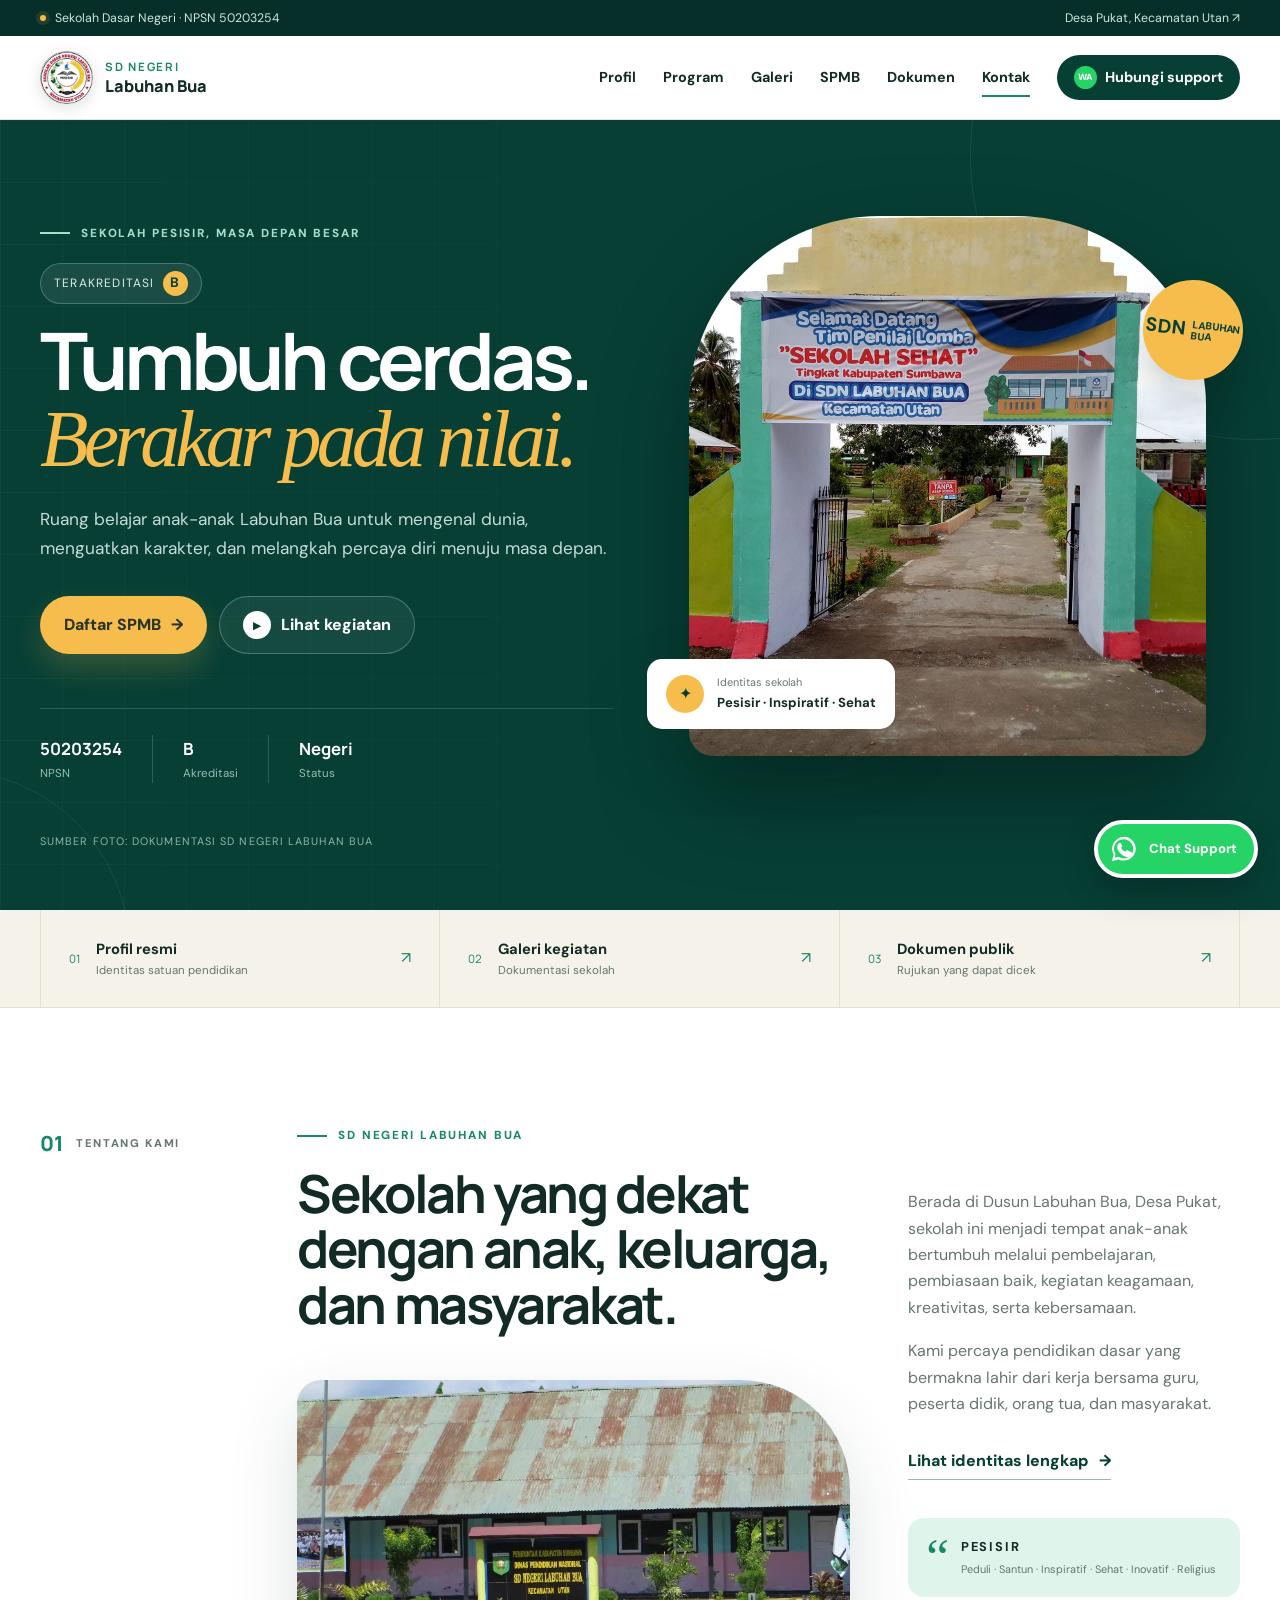
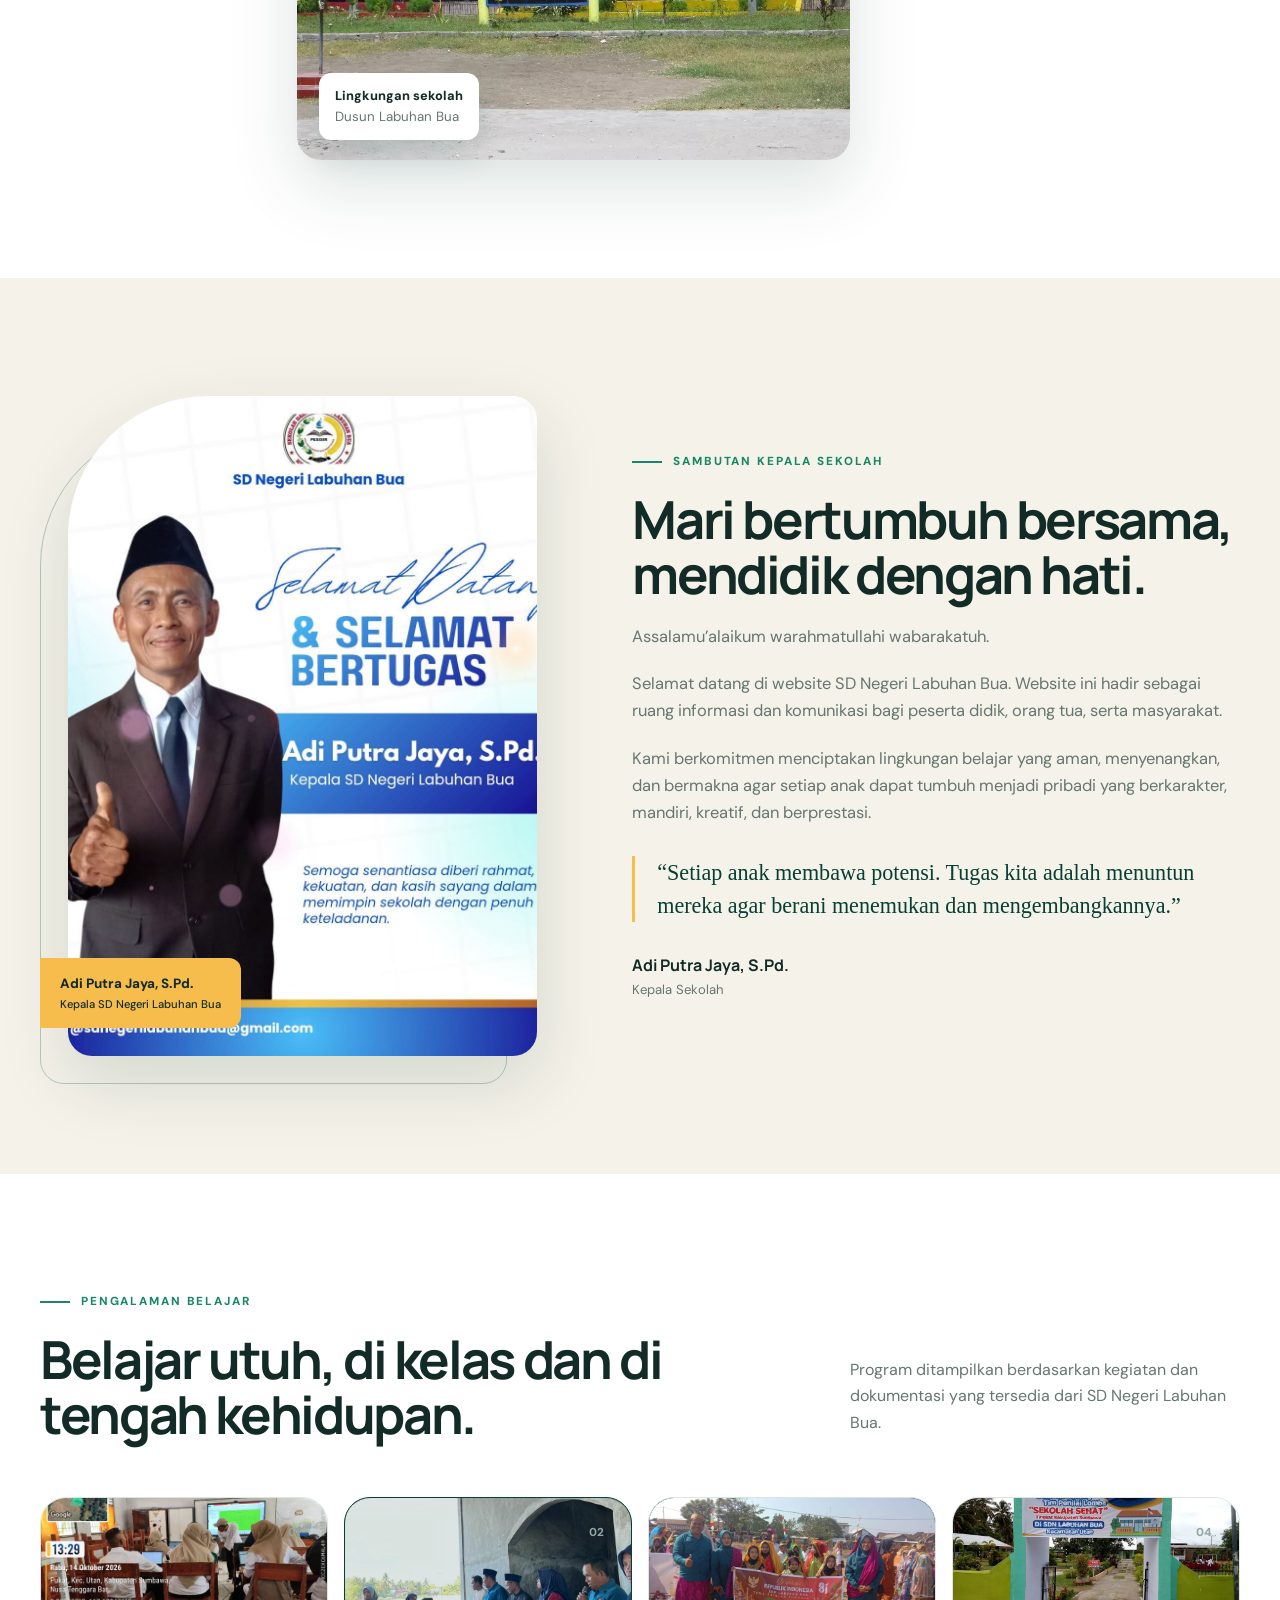
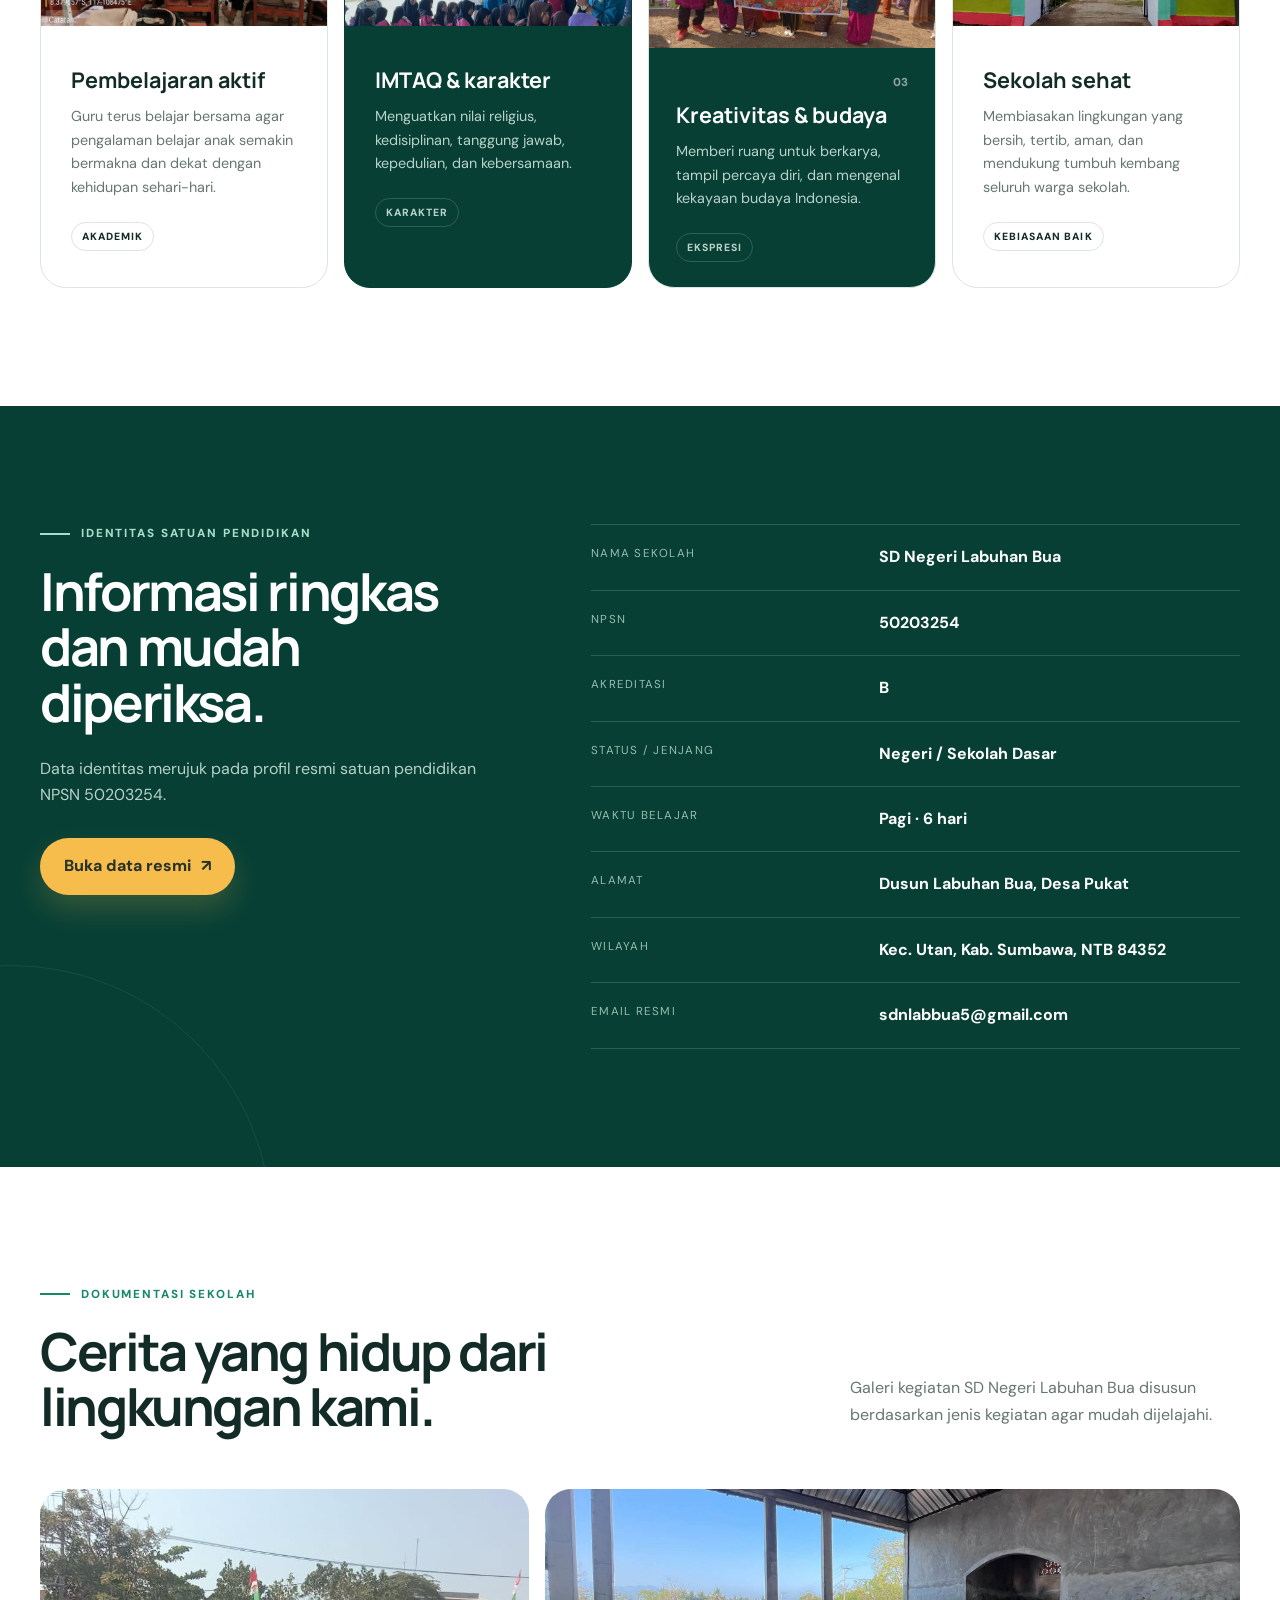
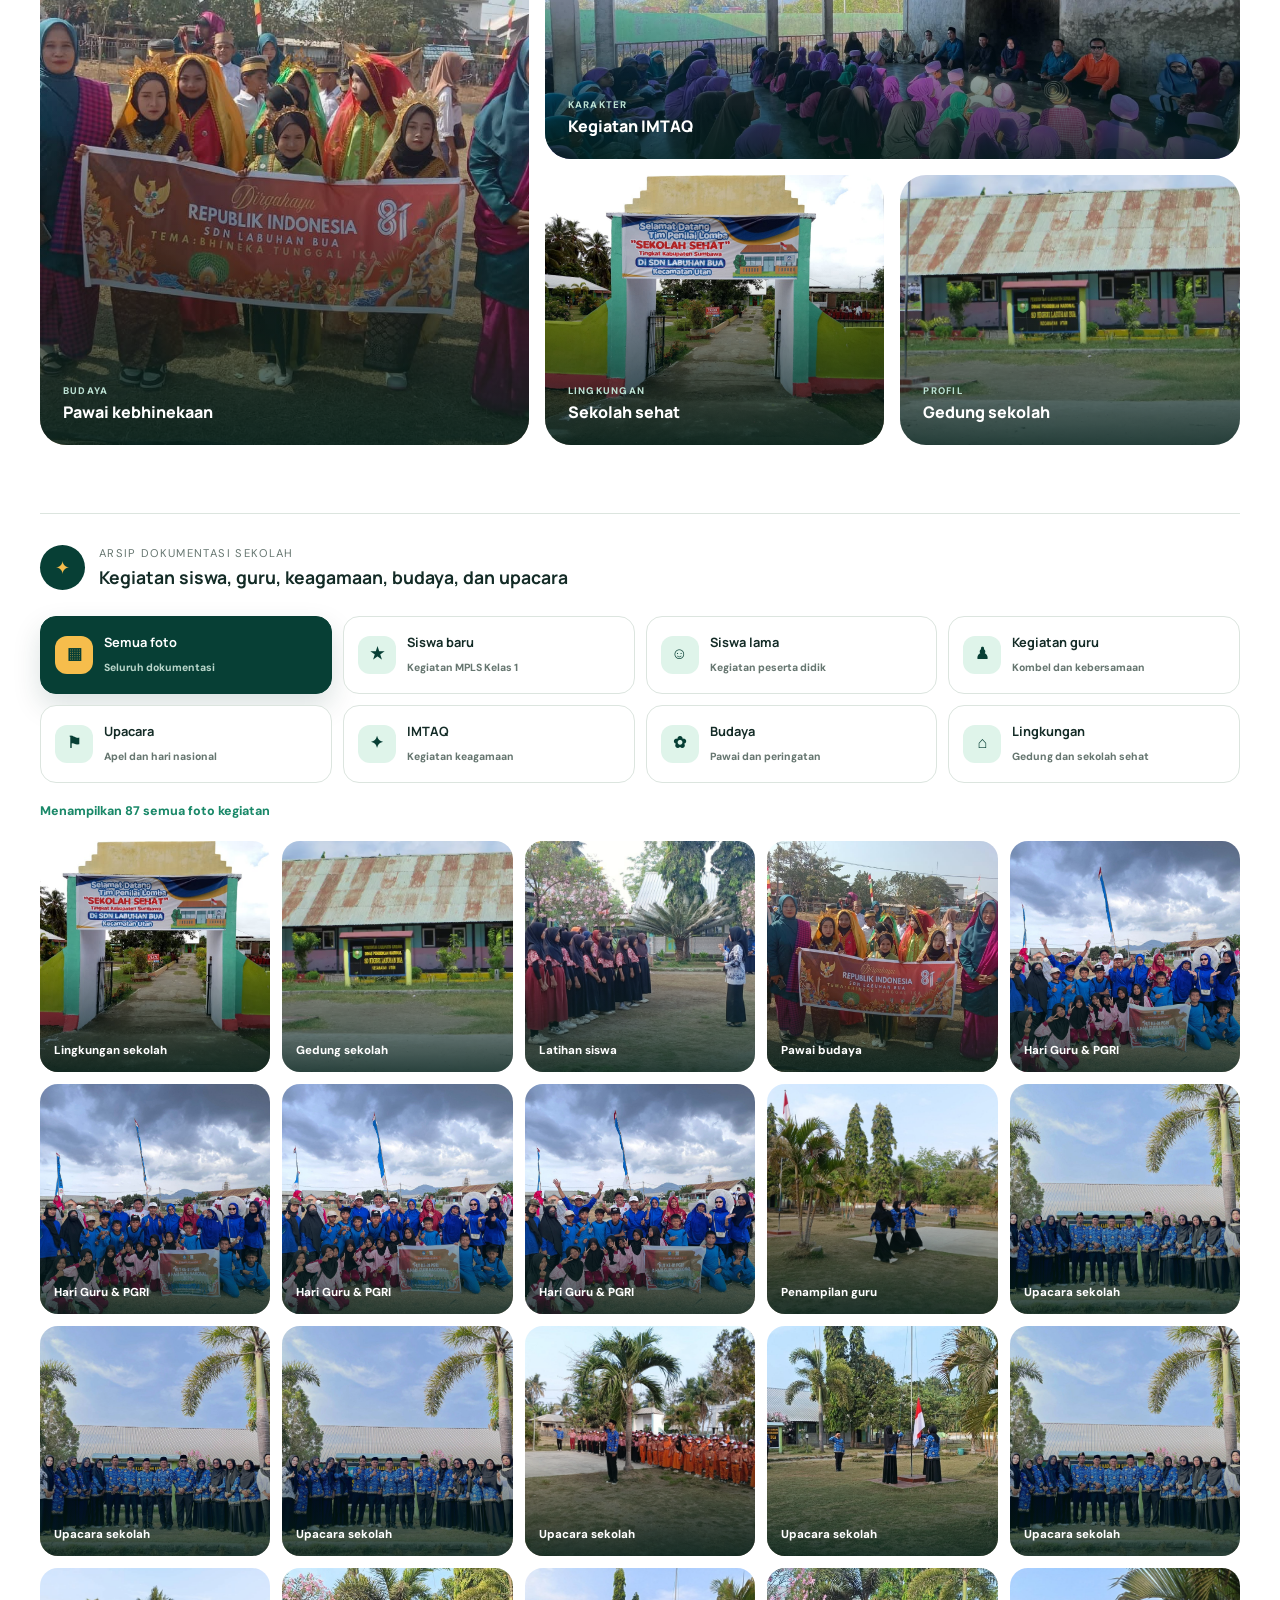
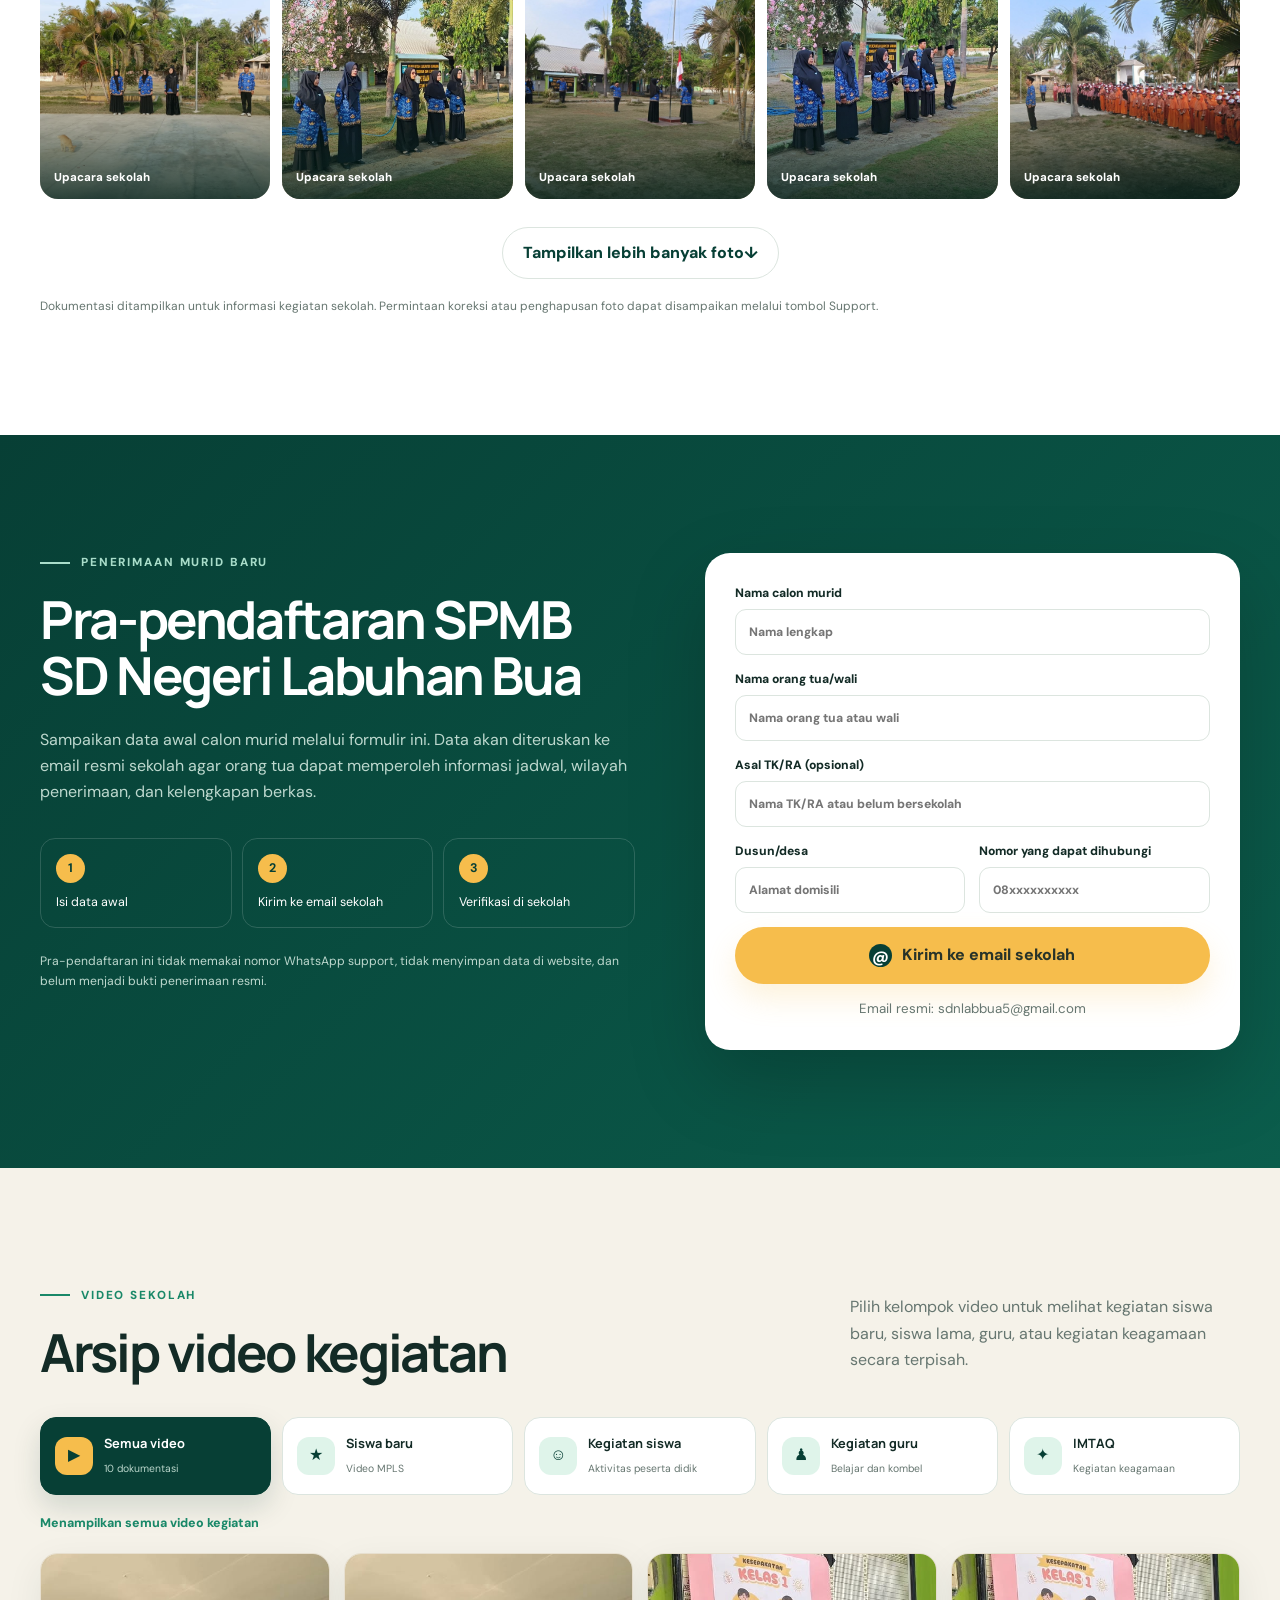
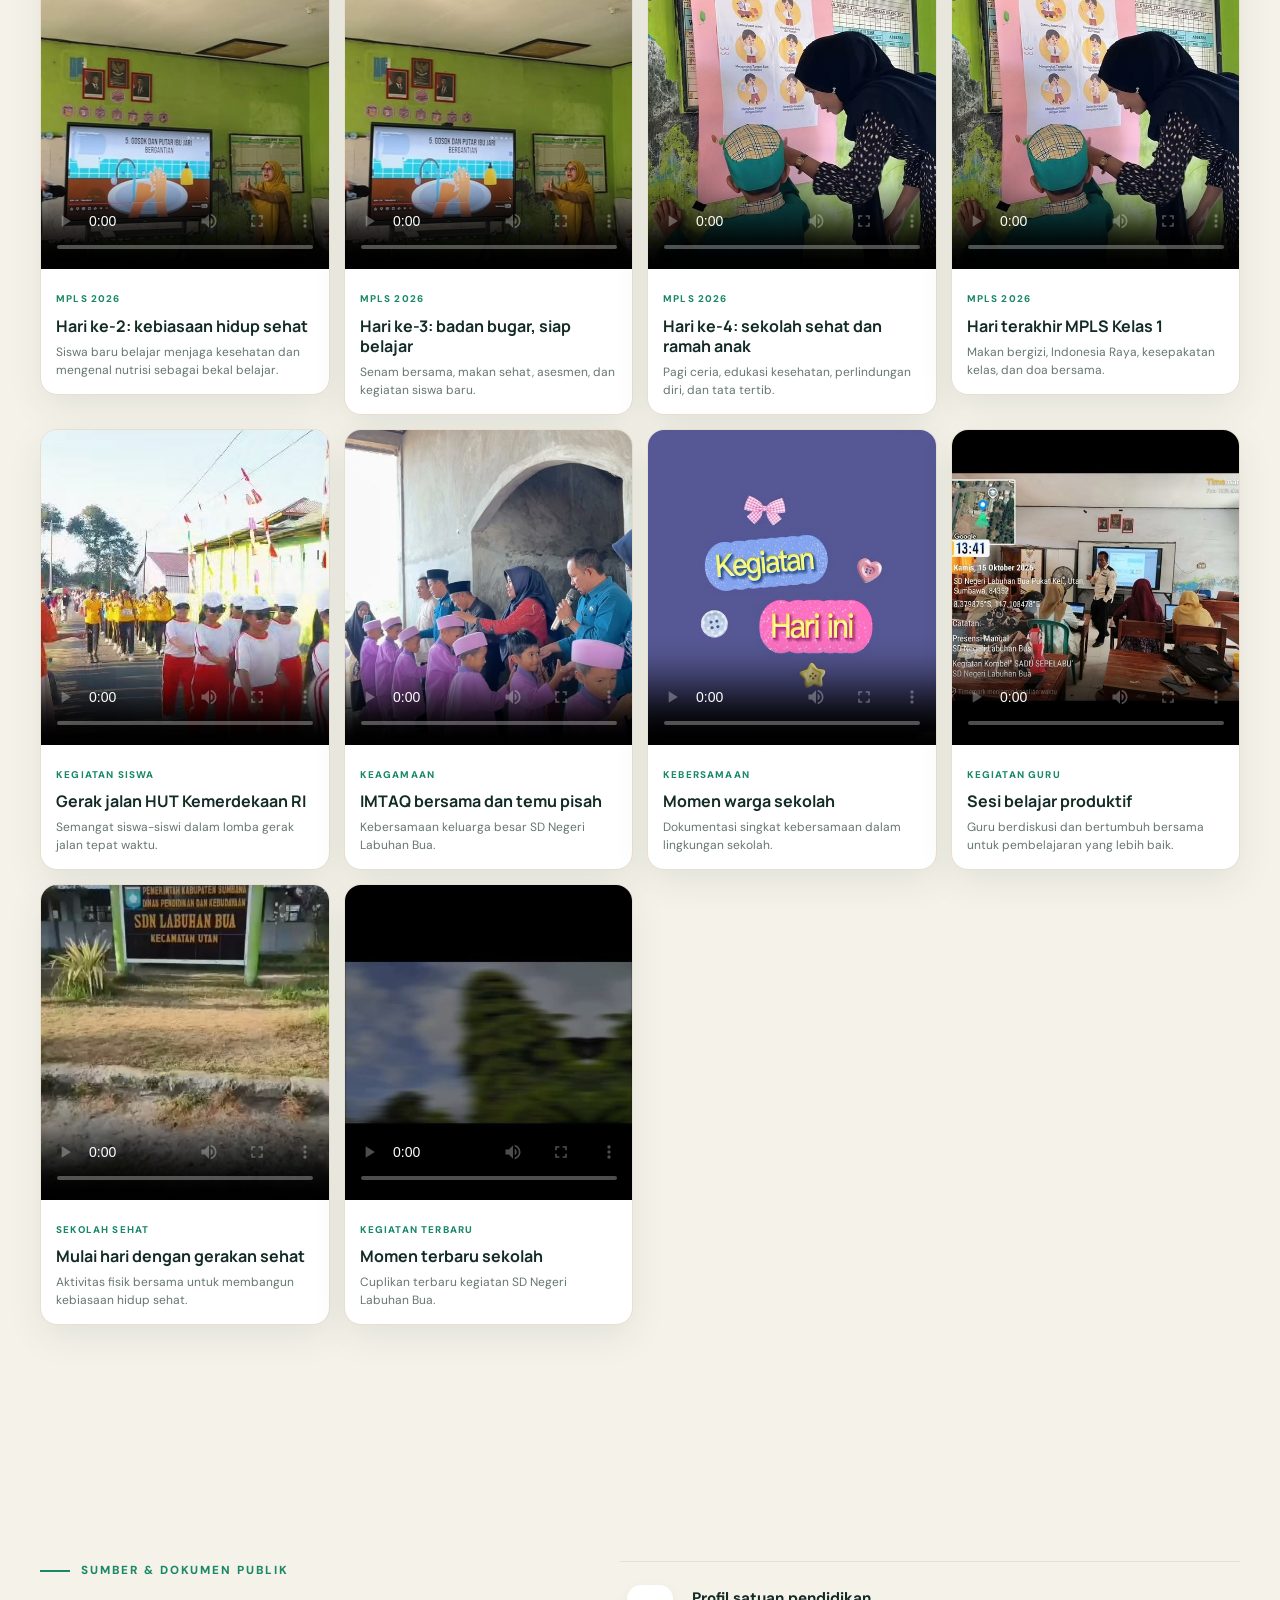
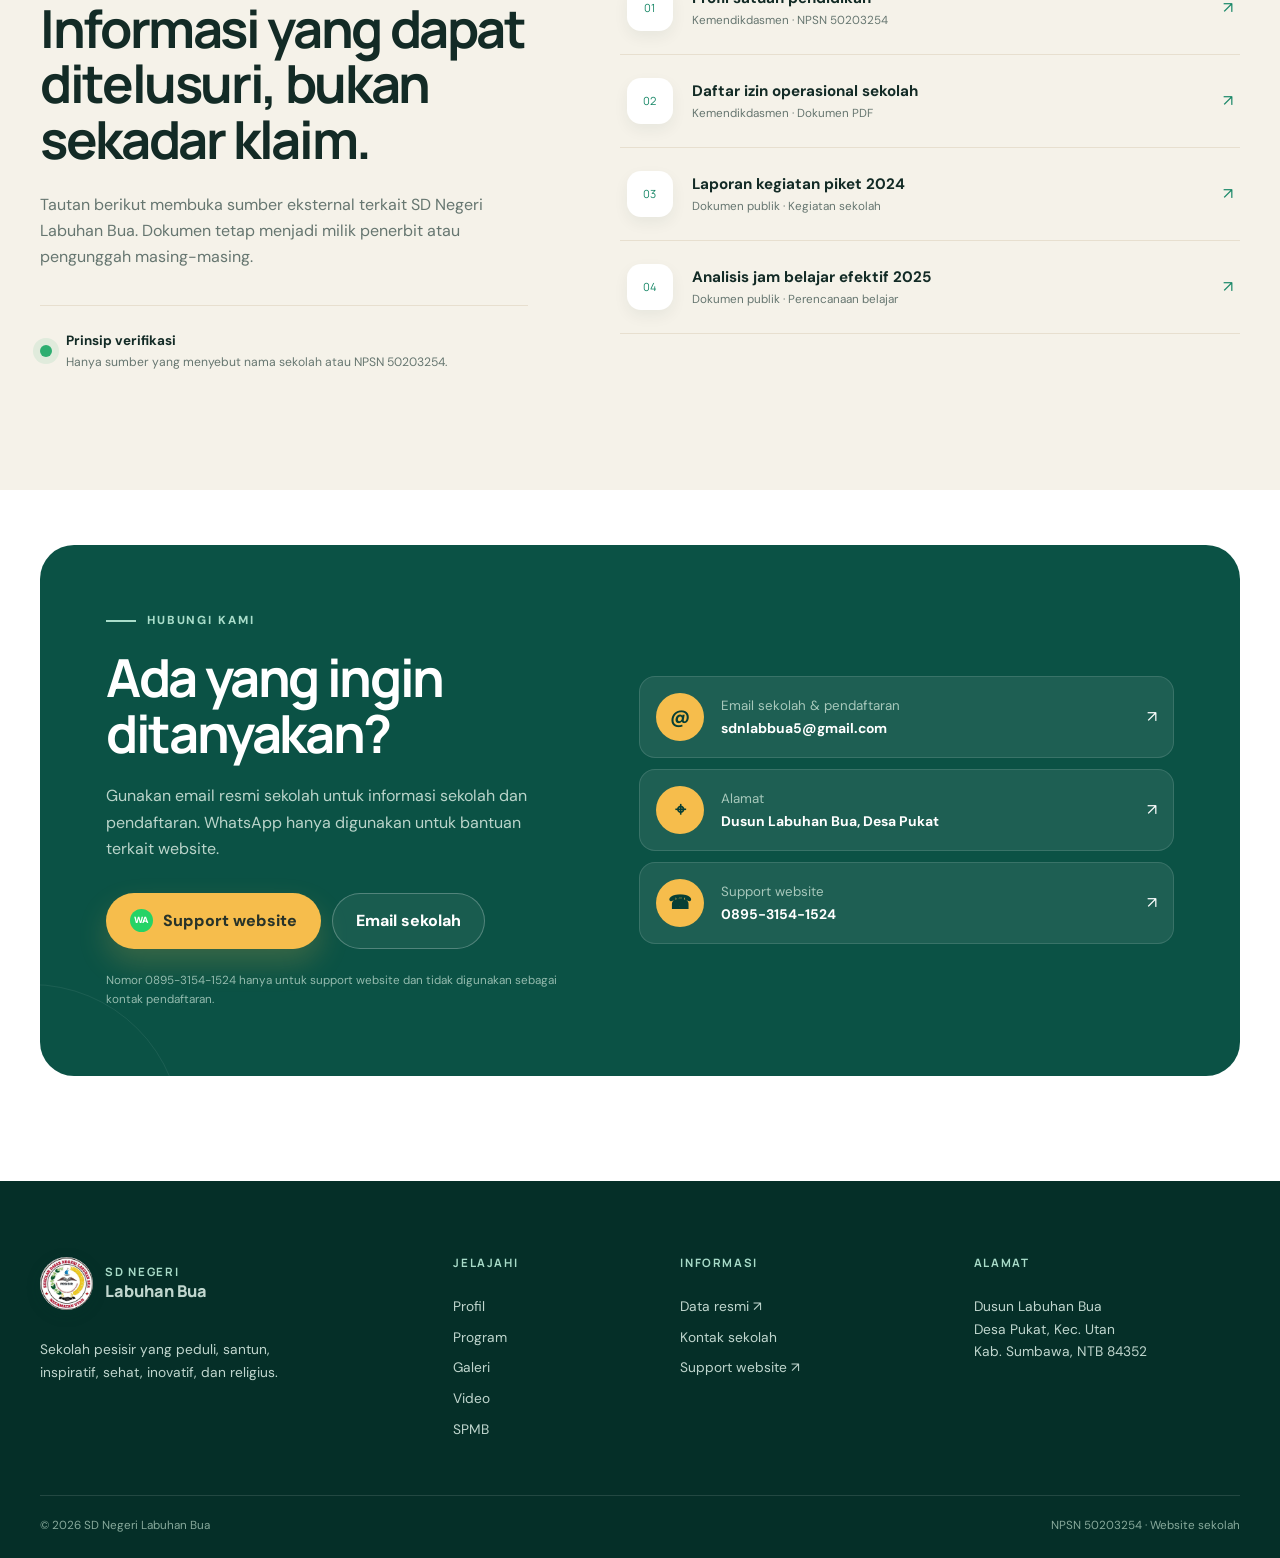
<file: index.html>
<!DOCTYPE html>
<html lang="id">
<head>
  <meta charset="utf-8">
  <meta name="viewport" content="width=device-width, initial-scale=1">
  <meta name="theme-color" content="#093f35">
  <meta name="description" content="Website SD Negeri Labuhan Bua, NPSN 50203254, Desa Pukat, Kecamatan Utan, Kabupaten Sumbawa.">
  <meta name="robots" content="index, follow, max-image-preview:large">
  <link rel="canonical" href="https://sdn-labuhan-bua-50203254.web.app/">
  <meta property="og:type" content="website">
  <meta property="og:locale" content="id_ID">
  <meta property="og:title" content="SD Negeri Labuhan Bua — Sekolah Pesisir, Masa Depan Besar">
  <meta property="og:description" content="Informasi profil, kegiatan, galeri, dokumen publik, dan kontak SD Negeri Labuhan Bua.">
  <meta property="og:url" content="https://sdn-labuhan-bua-50203254.web.app/">
  <meta property="og:image" content="https://sdn-labuhan-bua-50203254.web.app/images/foto%20gedung.jpg">
  <title>SD Negeri Labuhan Bua | NPSN 50203254</title>
  <link rel="icon" href="images/logo_sdn.jpg" type="image/jpeg">
  <link rel="preconnect" href="https://fonts.googleapis.com">
  <link rel="preconnect" href="https://fonts.gstatic.com" crossorigin>
  <link href="https://fonts.googleapis.com/css2?family=DM+Sans:wght@400;500;600;700&family=Manrope:wght@600;700;800&display=swap" rel="stylesheet">
  <link rel="stylesheet" href="style.css">
  <script type="application/ld+json">
  {"@context":"https://schema.org","@type":"School","name":"SD Negeri Labuhan Bua","alternateName":"SDN Labuhan Bua","url":"https://sdn-labuhan-bua-50203254.web.app/","logo":"https://sdn-labuhan-bua-50203254.web.app/images/logo_sdn.jpg","image":"https://sdn-labuhan-bua-50203254.web.app/images/foto%20gedung.jpg","identifier":"NPSN 50203254","email":"sdnlabbua5@gmail.com","sameAs":["https://www.facebook.com/p/SD-Negeri-Labuhan-Bua-100064128271595/"],"address":{"@type":"PostalAddress","streetAddress":"Dusun Labuhan Bua, Desa Pukat","addressLocality":"Kecamatan Utan","addressRegion":"Kabupaten Sumbawa, Nusa Tenggara Barat","postalCode":"84352","addressCountry":"ID"}}
  </script>
</head>
<body>
  <a class="skip-link" href="#konten">Lewati ke konten utama</a>

  <header class="site-header" id="beranda">
    <div class="notice-bar"><div class="container notice-inner"><span><i aria-hidden="true"></i> Sekolah Dasar Negeri · NPSN 50203254</span><a href="https://www.google.com/maps/search/?api=1&query=SD+Negeri+Labuhan+Bua+Utan+Sumbawa" target="_blank" rel="noopener noreferrer">Desa Pukat, Kecamatan Utan <span aria-hidden="true">↗</span></a></div></div>
    <nav class="navbar" aria-label="Navigasi utama"><div class="container nav-inner">
      <a class="brand" href="#beranda" aria-label="SD Negeri Labuhan Bua, kembali ke beranda"><img src="images/logo_sdn.jpg" alt="Logo SD Negeri Labuhan Bua" width="56" height="56"><span><strong>SD Negeri</strong><small>Labuhan Bua</small></span></a>
      <button class="menu-toggle" type="button" aria-expanded="false" aria-controls="main-menu"><span class="sr-only">Buka menu</span><span aria-hidden="true"></span><span aria-hidden="true"></span><span aria-hidden="true"></span></button>
      <div class="nav-links" id="main-menu"><a href="#profil">Profil</a><a href="#program">Program</a><a href="#galeri">Galeri</a><a href="#spmb">SPMB</a><a href="#dokumen">Dokumen</a><a href="#kontak">Kontak</a><a class="nav-cta" href="https://wa.me/6289531541524?text=Halo%20Support%20SDN%20Labuhan%20Bua%2C%20saya%20ingin%20bertanya%20tentang%20website%20sekolah." target="_blank" rel="noopener noreferrer"><span class="wa-mini" aria-hidden="true">WA</span> Hubungi support</a></div>
    </div></nav>
  </header>

  <main id="konten">
    <section class="hero" aria-labelledby="hero-title">
      <div class="hero-orbit orbit-one" aria-hidden="true"></div><div class="hero-orbit orbit-two" aria-hidden="true"></div>
      <div class="container hero-grid">
        <div class="hero-copy reveal"><p class="eyebrow eyebrow-light"><span></span> Sekolah pesisir, masa depan besar</p><div class="accreditation-pill">Terakreditasi <strong>B</strong></div><h1 id="hero-title">Tumbuh cerdas.<br><em>Berakar pada nilai.</em></h1><p class="hero-lead">Ruang belajar anak-anak Labuhan Bua untuk mengenal dunia, menguatkan karakter, dan melangkah percaya diri menuju masa depan.</p><div class="hero-actions"><a class="button button-accent" href="#spmb">Daftar SPMB <span aria-hidden="true">→</span></a><a class="button button-ghost" href="#galeri"><span class="play" aria-hidden="true">▶</span> Lihat kegiatan</a></div><div class="hero-trust" role="group" aria-label="Informasi sekolah"><div><strong>50203254</strong><span>NPSN</span></div><div><strong>B</strong><span>Akreditasi</span></div><div><strong>Negeri</strong><span>Status</span></div></div></div>
        <div class="hero-visual reveal"><div class="hero-image"><img src="images/foto gedung.jpg" alt="Gerbang SD Negeri Labuhan Bua dengan banner Sekolah Sehat" width="1440" height="1080" fetchpriority="high"></div><div class="hero-badge"><span>✦</span><p><small>Identitas sekolah</small><strong>Pesisir · Inspiratif · Sehat</strong></p></div><div class="hero-note"><strong>SDN</strong><span>Labuhan<br>Bua</span></div></div>
      </div>
      <div class="container source-note"><span>Sumber foto: dokumentasi SD Negeri Labuhan Bua</span><span aria-hidden="true">01 / 06</span></div>
    </section>

    <section class="quick-strip" aria-label="Informasi cepat"><div class="container quick-grid"><a href="#identitas"><span>01</span><p><strong>Profil resmi</strong><small>Identitas satuan pendidikan</small></p><b aria-hidden="true">↗</b></a><a href="#galeri"><span>02</span><p><strong>Galeri kegiatan</strong><small>Dokumentasi sekolah</small></p><b aria-hidden="true">↗</b></a><a href="#dokumen"><span>03</span><p><strong>Dokumen publik</strong><small>Rujukan yang dapat dicek</small></p><b aria-hidden="true">↗</b></a></div></section>

    <section class="about section" id="profil" aria-labelledby="profil-title"><div class="container about-grid">
      <div class="section-index reveal"><span>01</span><p>Tentang kami</p></div>
      <div class="about-main reveal"><p class="eyebrow"><span></span> SD Negeri Labuhan Bua</p><h2 id="profil-title">Sekolah yang dekat dengan anak, keluarga, dan masyarakat.</h2><figure class="about-image"><img src="images/foto_sdn.webp" alt="Bangunan dan papan nama SD Negeri Labuhan Bua" width="800" height="600" loading="lazy"><figcaption><span>Lingkungan sekolah</span><small>Dusun Labuhan Bua</small></figcaption></figure></div>
      <div class="about-side reveal"><p>Berada di Dusun Labuhan Bua, Desa Pukat, sekolah ini menjadi tempat anak-anak bertumbuh melalui pembelajaran, pembiasaan baik, kegiatan keagamaan, kreativitas, serta kebersamaan.</p><p>Kami percaya pendidikan dasar yang bermakna lahir dari kerja bersama guru, peserta didik, orang tua, dan masyarakat.</p><a class="text-link" href="#identitas">Lihat identitas lengkap <span aria-hidden="true">→</span></a><div class="motto"><span aria-hidden="true">“</span><p><strong>PESISIR</strong><small>Peduli · Santun · Inspiratif · Sehat · Inovatif · Religius</small></p></div></div>
    </div></section>

    <section class="principal-section section" id="sambutan" aria-labelledby="sambutan-title"><div class="container principal-grid"><figure class="principal-photo reveal"><img src="images/kepala sekolah.jpg" alt="Adi Putra Jaya, S.Pd., Kepala SD Negeri Labuhan Bua" width="1080" height="1350" loading="lazy"><figcaption>Adi Putra Jaya, S.Pd.<small>Kepala SD Negeri Labuhan Bua</small></figcaption></figure><div class="principal-copy reveal"><p class="eyebrow"><span></span> Sambutan kepala sekolah</p><h2 id="sambutan-title">Mari bertumbuh bersama, mendidik dengan hati.</h2><p>Assalamu’alaikum warahmatullahi wabarakatuh.</p><p>Selamat datang di website SD Negeri Labuhan Bua. Website ini hadir sebagai ruang informasi dan komunikasi bagi peserta didik, orang tua, serta masyarakat.</p><p>Kami berkomitmen menciptakan lingkungan belajar yang aman, menyenangkan, dan bermakna agar setiap anak dapat tumbuh menjadi pribadi yang berkarakter, mandiri, kreatif, dan berprestasi.</p><blockquote>“Setiap anak membawa potensi. Tugas kita adalah menuntun mereka agar berani menemukan dan mengembangkannya.”</blockquote><div class="signature"><strong>Adi Putra Jaya, S.Pd.</strong><span>Kepala Sekolah</span></div></div></div></section>

    <section class="program section" id="program" aria-labelledby="program-title"><div class="container"><div class="section-heading reveal"><div><p class="eyebrow"><span></span> Pengalaman belajar</p><h2 id="program-title">Belajar utuh, di kelas dan di tengah kehidupan.</h2></div><p>Program ditampilkan berdasarkan kegiatan dan dokumentasi yang tersedia dari SD Negeri Labuhan Bua.</p></div><div class="program-grid">
      <article class="program-card photo-program reveal"><img src="images/archive/kombel/kombel-03.jpg" alt="Kegiatan komunitas belajar guru SD Negeri Labuhan Bua" loading="lazy"><span class="program-num">01</span><h3>Pembelajaran aktif</h3><p>Guru terus belajar bersama agar pengalaman belajar anak semakin bermakna dan dekat dengan kehidupan sehari-hari.</p><span class="card-tag">Akademik</span></article>
      <article class="program-card dark photo-program reveal"><img src="images/archive/imtaq/imtaq-04.jpg" alt="Kegiatan IMTAQ siswa SD Negeri Labuhan Bua" loading="lazy"><span class="program-num">02</span><h3>IMTAQ &amp; karakter</h3><p>Menguatkan nilai religius, kedisiplinan, tanggung jawab, kepedulian, dan kebersamaan.</p><span class="card-tag">Karakter</span></article>
      <article class="program-card image-card reveal"><img src="images/pawai sd.jpg" alt="Siswa SD Negeri Labuhan Bua mengikuti pawai budaya" loading="lazy"><div><span class="program-num">03</span><h3>Kreativitas &amp; budaya</h3><p>Memberi ruang untuk berkarya, tampil percaya diri, dan mengenal kekayaan budaya Indonesia.</p><span class="card-tag">Ekspresi</span></div></article>
      <article class="program-card photo-program reveal"><img src="images/facebook/facebook-01.jpg" alt="Lingkungan SD Negeri Labuhan Bua" loading="lazy"><span class="program-num">04</span><h3>Sekolah sehat</h3><p>Membiasakan lingkungan yang bersih, tertib, aman, dan mendukung tumbuh kembang seluruh warga sekolah.</p><span class="card-tag">Kebiasaan baik</span></article>
    </div></div></section>

    <section class="identity section" id="identitas" aria-labelledby="identitas-title"><div class="container identity-grid"><div class="identity-copy reveal"><p class="eyebrow eyebrow-light"><span></span> Identitas satuan pendidikan</p><h2 id="identitas-title">Informasi ringkas dan mudah diperiksa.</h2><p>Data identitas merujuk pada profil resmi satuan pendidikan NPSN 50203254.</p><a class="button button-accent" href="https://referensi.data.kemendikdasmen.go.id/pendidikan/npsn/50203254" target="_blank" rel="noopener noreferrer">Buka data resmi <span aria-hidden="true">↗</span></a></div><dl class="identity-list reveal"><div><dt>Nama sekolah</dt><dd>SD Negeri Labuhan Bua</dd></div><div><dt>NPSN</dt><dd>50203254</dd></div><div><dt>Akreditasi</dt><dd>B</dd></div><div><dt>Status / jenjang</dt><dd>Negeri / Sekolah Dasar</dd></div><div><dt>Waktu belajar</dt><dd>Pagi · 6 hari</dd></div><div><dt>Alamat</dt><dd>Dusun Labuhan Bua, Desa Pukat</dd></div><div><dt>Wilayah</dt><dd>Kec. Utan, Kab. Sumbawa, NTB 84352</dd></div><div><dt>Email resmi</dt><dd>sdnlabbua5@gmail.com</dd></div></dl></div></section>

    <section class="gallery section" id="galeri" aria-labelledby="galeri-title"><div class="container"><div class="section-heading reveal"><div><p class="eyebrow"><span></span> Dokumentasi sekolah</p><h2 id="galeri-title">Cerita yang hidup dari lingkungan kami.</h2></div><p>Galeri kegiatan SD Negeri Labuhan Bua disusun berdasarkan jenis kegiatan agar mudah dijelajahi.</p></div><div class="gallery-grid"><button class="gallery-card gallery-wide reveal" type="button" data-caption="Pawai budaya dan kebhinekaan SD Negeri Labuhan Bua"><img src="images/pawai sd.jpg" alt="Pawai budaya siswa SD Negeri Labuhan Bua" loading="lazy"><span><small>Budaya</small>Pawai kebhinekaan</span></button><button class="gallery-card gallery-tall reveal" type="button" data-caption="Kegiatan IMTAQ bersama siswa dan guru"><img src="images/kegiatan imtak.jpg" alt="Kegiatan IMTAQ siswa dan guru SD Negeri Labuhan Bua" loading="lazy"><span><small>Karakter</small>Kegiatan IMTAQ</span></button><button class="gallery-card reveal" type="button" data-caption="Gerbang dan lingkungan SD Negeri Labuhan Bua"><img src="images/foto gedung.jpg" alt="Gerbang SD Negeri Labuhan Bua" loading="lazy"><span><small>Lingkungan</small>Sekolah sehat</span></button><button class="gallery-card reveal" type="button" data-caption="Gedung utama SD Negeri Labuhan Bua"><img src="images/foto_sdn.webp" alt="Gedung utama SD Negeri Labuhan Bua" loading="lazy"><span><small>Profil</small>Gedung sekolah</span></button></div>
      <div class="social-gallery-heading reveal"><div><span class="archive-mark" aria-hidden="true">✦</span><p><small>Arsip dokumentasi sekolah</small><strong>Kegiatan siswa, guru, keagamaan, budaya, dan upacara</strong></p></div></div>
      <div class="gallery-filters media-filter-grid reveal" role="group" aria-label="Pilih kelompok foto">
        <button class="gallery-filter active" type="button" data-filter="all"><span>▦</span><strong>Semua foto</strong><small>Seluruh dokumentasi</small></button>
        <button class="gallery-filter" type="button" data-filter="siswa-baru"><span>★</span><strong>Siswa baru</strong><small>Kegiatan MPLS Kelas 1</small></button>
        <button class="gallery-filter" type="button" data-filter="siswa-lama"><span>☺</span><strong>Siswa lama</strong><small>Kegiatan peserta didik</small></button>
        <button class="gallery-filter" type="button" data-filter="guru"><span>♟</span><strong>Kegiatan guru</strong><small>Kombel dan kebersamaan</small></button>
        <button class="gallery-filter" type="button" data-filter="upacara"><span>⚑</span><strong>Upacara</strong><small>Apel dan hari nasional</small></button>
        <button class="gallery-filter" type="button" data-filter="imtaq"><span>✦</span><strong>IMTAQ</strong><small>Kegiatan keagamaan</small></button>
        <button class="gallery-filter" type="button" data-filter="budaya"><span>✿</span><strong>Budaya</strong><small>Pawai dan peringatan</small></button>
        <button class="gallery-filter" type="button" data-filter="lingkungan"><span>⌂</span><strong>Lingkungan</strong><small>Gedung dan sekolah sehat</small></button>
      </div>
      <p class="media-result reveal" id="gallery-result" aria-live="polite">Menampilkan semua foto kegiatan</p>
      <div class="social-gallery-grid" id="activity-gallery">
        <button class="social-photo reveal" type="button" data-caption="Gerbang SD Negeri Labuhan Bua"><img src="images/facebook/facebook-01.jpg" alt="Gerbang SD Negeri Labuhan Bua" loading="lazy"><span>Lingkungan sekolah</span></button>
        <button class="social-photo reveal" type="button" data-caption="Kebersamaan siswa dan guru pada rangkaian HUT PGRI dan Hari Guru Nasional"><img src="images/facebook/facebook-02.jpg" alt="Siswa dan guru SD Negeri Labuhan Bua berfoto bersama pada kegiatan Hari Guru" loading="lazy"><span>Hari Guru</span></button>
        <button class="social-photo reveal" type="button" data-caption="Kebersamaan siswa dan guru SD Negeri Labuhan Bua"><img src="images/facebook/facebook-03.jpg" alt="Siswa dan guru SD Negeri Labuhan Bua berfoto bersama" loading="lazy"><span>Kebersamaan</span></button>
        <button class="social-photo reveal" type="button" data-caption="Rangkaian HUT PGRI dan Hari Guru Nasional"><img src="images/facebook/facebook-04.jpg" alt="Foto bersama kegiatan HUT PGRI SD Negeri Labuhan Bua" loading="lazy"><span>HUT PGRI</span></button>
        <button class="social-photo reveal" type="button" data-caption="Keluarga besar SD Negeri Labuhan Bua"><img src="images/facebook/facebook-05.jpg" alt="Keluarga besar SD Negeri Labuhan Bua berfoto bersama" loading="lazy"><span>Keluarga besar</span></button>
        <button class="social-photo reveal" type="button" data-caption="Penampilan di halaman sekolah"><img src="images/facebook/facebook-06.jpg" alt="Penampilan guru di halaman SD Negeri Labuhan Bua" loading="lazy"><span>Penampilan</span></button>
        <button class="social-photo reveal" type="button" data-caption="Dewan guru SD Negeri Labuhan Bua"><img src="images/facebook/facebook-07.jpg" alt="Dewan guru SD Negeri Labuhan Bua mengenakan seragam Korpri" loading="lazy"><span>Dewan guru</span></button>
        <button class="social-photo reveal" type="button" data-caption="Kebersamaan dewan guru"><img src="images/facebook/facebook-08.jpg" alt="Kebersamaan dewan guru SD Negeri Labuhan Bua" loading="lazy"><span>Kebersamaan guru</span></button>
        <button class="social-photo reveal" type="button" data-caption="Potret dewan guru SD Negeri Labuhan Bua"><img src="images/facebook/facebook-09.jpg" alt="Potret dewan guru SD Negeri Labuhan Bua di lingkungan sekolah" loading="lazy"><span>Potret guru</span></button>
        <button class="social-photo reveal" type="button" data-caption="Semangat keluarga besar sekolah"><img src="images/facebook/facebook-10.jpg" alt="Keluarga besar SD Negeri Labuhan Bua menunjukkan semangat kebersamaan" loading="lazy"><span>Semangat bersama</span></button>
        <button class="social-photo reveal" type="button" data-caption="Siswa SD Negeri Labuhan Bua mengikuti apel di halaman sekolah"><img src="images/facebook/facebook-11.jpg" alt="Siswa SD Negeri Labuhan Bua mengikuti apel di halaman sekolah" loading="lazy"><span>Apel siswa</span></button>
        <button class="social-photo reveal" type="button" data-caption="Petugas melaksanakan pengibaran bendera di halaman SD Negeri Labuhan Bua"><img src="images/facebook/facebook-12.jpg" alt="Petugas pengibar bendera SD Negeri Labuhan Bua" loading="lazy"><span>Pengibaran bendera</span></button>
        <button class="social-photo reveal" type="button" data-caption="Kebersamaan dewan guru di lingkungan sekolah"><img src="images/facebook/facebook-13.jpg" alt="Dewan guru SD Negeri Labuhan Bua berfoto bersama" loading="lazy"><span>Kebersamaan guru</span></button>
        <button class="social-photo reveal" type="button" data-caption="Guru dan siswa bersiap mengikuti kegiatan di halaman sekolah"><img src="images/facebook/facebook-14.jpg" alt="Guru dan siswa SD Negeri Labuhan Bua bersiap mengikuti kegiatan sekolah" loading="lazy"><span>Persiapan kegiatan</span></button>
        <button class="social-photo reveal" type="button" data-caption="Barisan guru dalam kegiatan sekolah"><img src="images/facebook/facebook-15.jpg" alt="Barisan guru SD Negeri Labuhan Bua dalam kegiatan sekolah" loading="lazy"><span>Barisan guru</span></button>
        <button class="social-photo reveal" type="button" data-caption="Upacara bendera di halaman SD Negeri Labuhan Bua"><img src="images/facebook/facebook-16.jpg" alt="Pelaksanaan upacara bendera di halaman SD Negeri Labuhan Bua" loading="lazy"><span>Upacara bendera</span></button>
        <button class="social-photo reveal" type="button" data-caption="Pembacaan susunan kegiatan saat upacara sekolah"><img src="images/facebook/facebook-17.jpg" alt="Guru membacakan susunan kegiatan upacara SD Negeri Labuhan Bua" loading="lazy"><span>Petugas upacara</span></button>
        <button class="social-photo reveal" type="button" data-caption="Siswa mengikuti apel dengan tertib di halaman sekolah"><img src="images/facebook/facebook-18.jpg" alt="Siswa SD Negeri Labuhan Bua berbaris tertib saat apel" loading="lazy"><span>Disiplin siswa</span></button>
        <button class="social-photo reveal" type="button" data-caption="Rangkaian pengibaran bendera pada upacara sekolah"><img src="images/facebook/facebook-19.jpg" alt="Rangkaian pengibaran bendera SD Negeri Labuhan Bua" loading="lazy"><span>Upacara sekolah</span></button>
        <button class="social-photo reveal" type="button" data-caption="Siswa memberi hormat saat kegiatan upacara"><img src="images/facebook/facebook-20.jpg" alt="Siswa SD Negeri Labuhan Bua memberi hormat saat upacara" loading="lazy"><span>Hormat bendera</span></button>
        <button class="social-photo reveal" type="button" data-caption="Pembina upacara di halaman SD Negeri Labuhan Bua"><img src="images/facebook/facebook-21.jpg" alt="Pembina upacara SD Negeri Labuhan Bua di halaman sekolah" loading="lazy"><span>Pembina upacara</span></button>
        <button class="social-photo reveal" type="button" data-caption="Latihan kelompok siswa bersama guru pendamping"><img src="images/facebook/facebook-22.jpg" alt="Kelompok siswa SD Negeri Labuhan Bua berlatih bersama guru pendamping" loading="lazy"><span>Latihan kelompok</span></button>
      </div>
      <button class="gallery-more reveal" id="gallery-more" type="button">Tampilkan lebih banyak foto <span aria-hidden="true">↓</span></button>
      <p class="gallery-disclaimer reveal">Dokumentasi ditampilkan untuk informasi kegiatan sekolah. Permintaan koreksi atau penghapusan foto dapat disampaikan melalui tombol Support.</p></div></section>

    <section class="spmb section" id="spmb" aria-labelledby="spmb-title"><div class="container"><div class="spmb-panel reveal"><div class="spmb-copy"><p class="eyebrow eyebrow-light"><span></span> Penerimaan murid baru</p><h2 id="spmb-title">Pra-pendaftaran SPMB SD Negeri Labuhan Bua</h2><p>Sampaikan data awal calon murid melalui formulir ini. Data akan diteruskan ke email resmi sekolah agar orang tua dapat memperoleh informasi jadwal, wilayah penerimaan, dan kelengkapan berkas.</p><div class="spmb-steps"><span><b>1</b> Isi data awal</span><span><b>2</b> Kirim ke email sekolah</span><span><b>3</b> Verifikasi di sekolah</span></div><p class="spmb-note">Pra-pendaftaran ini tidak memakai nomor WhatsApp support, tidak menyimpan data di website, dan belum menjadi bukti penerimaan resmi.</p></div><form class="registration-form" id="registration-form"><label>Nama calon murid<input name="student" autocomplete="name" required placeholder="Nama lengkap"></label><label>Nama orang tua/wali<input name="parent" autocomplete="name" required placeholder="Nama orang tua atau wali"></label><label>Asal TK/RA (opsional)<input name="origin" placeholder="Nama TK/RA atau belum bersekolah"></label><label>Dusun/desa<input name="address" required placeholder="Alamat domisili"></label><label>Nomor yang dapat dihubungi<input name="phone" inputmode="tel" autocomplete="tel" required placeholder="08xxxxxxxxxx"></label><button class="button button-accent" type="submit"><span class="mail-mini" aria-hidden="true">@</span> Kirim ke email sekolah</button><small>Email resmi: sdnlabbua5@gmail.com</small></form></div></div></section>

    <section class="video-section section" id="video" aria-labelledby="video-title"><div class="container"><div class="section-heading reveal"><div><p class="eyebrow"><span></span> Video sekolah</p><h2 id="video-title">Arsip video kegiatan</h2></div><p>Pilih kelompok video untuk melihat kegiatan siswa baru, siswa lama, guru, atau kegiatan keagamaan secara terpisah.</p></div>
      <div class="video-filters media-filter-grid compact reveal" role="group" aria-label="Pilih kelompok video">
        <button class="video-filter active" type="button" data-video-filter="all"><span>▶</span><strong>Semua video</strong><small>10 dokumentasi</small></button>
        <button class="video-filter" type="button" data-video-filter="siswa-baru"><span>★</span><strong>Siswa baru</strong><small>Video MPLS</small></button>
        <button class="video-filter" type="button" data-video-filter="siswa-lama"><span>☺</span><strong>Kegiatan siswa</strong><small>Aktivitas peserta didik</small></button>
        <button class="video-filter" type="button" data-video-filter="guru"><span>♟</span><strong>Kegiatan guru</strong><small>Belajar dan kombel</small></button>
        <button class="video-filter" type="button" data-video-filter="imtaq"><span>✦</span><strong>IMTAQ</strong><small>Kegiatan keagamaan</small></button>
      </div>
      <p class="media-result reveal" id="video-result" aria-live="polite">Menampilkan semua video kegiatan</p>
      <div class="video-grid">
      <article class="video-card reveal" data-video-category="siswa-baru"><video controls playsinline preload="metadata" poster="images/video-posters/mpls-awal.jpg"><source src="videos/mpls-awal.mp4" type="video/mp4"></video><div><small>MPLS 2026</small><h3>Hari ke-2: kebiasaan hidup sehat</h3><p>Siswa baru belajar menjaga kesehatan dan mengenal nutrisi sebagai bekal belajar.</p></div></article>
      <article class="video-card reveal" data-video-category="siswa-baru"><video controls playsinline preload="metadata" poster="images/video-posters/mpls-awal.jpg"><source src="videos/mpls-hari-3.mp4" type="video/mp4"></video><div><small>MPLS 2026</small><h3>Hari ke-3: badan bugar, siap belajar</h3><p>Senam bersama, makan sehat, asesmen, dan kegiatan siswa baru.</p></div></article>
      <article class="video-card reveal" data-video-category="siswa-baru"><video controls playsinline preload="metadata" poster="images/video-posters/mpls-hari-terakhir.jpg"><source src="videos/mpls-hari-4.mp4" type="video/mp4"></video><div><small>MPLS 2026</small><h3>Hari ke-4: sekolah sehat dan ramah anak</h3><p>Pagi ceria, edukasi kesehatan, perlindungan diri, dan tata tertib.</p></div></article>
      <article class="video-card reveal" data-video-category="siswa-baru"><video controls playsinline preload="metadata" poster="images/video-posters/mpls-hari-terakhir.jpg"><source src="videos/mpls-hari-terakhir.mp4" type="video/mp4"></video><div><small>MPLS 2026</small><h3>Hari terakhir MPLS Kelas 1</h3><p>Makan bergizi, Indonesia Raya, kesepakatan kelas, dan doa bersama.</p></div></article>
      <article class="video-card reveal" data-video-category="siswa-lama"><video controls playsinline preload="metadata" poster="images/video-posters/gerak-jalan.jpg"><source src="videos/gerak-jalan.mp4" type="video/mp4"></video><div><small>Kegiatan siswa</small><h3>Gerak jalan HUT Kemerdekaan RI</h3><p>Semangat siswa-siswi dalam lomba gerak jalan tepat waktu.</p></div></article>
      <article class="video-card reveal" data-video-category="imtaq"><video controls playsinline preload="metadata" poster="images/video-posters/imtaq-temu-pisah.jpg"><source src="videos/imtaq-temu-pisah.mp4" type="video/mp4"></video><div><small>Keagamaan</small><h3>IMTAQ bersama dan temu pisah</h3><p>Kebersamaan keluarga besar SD Negeri Labuhan Bua.</p></div></article>
      <article class="video-card reveal" data-video-category="siswa-lama"><video controls playsinline preload="metadata" poster="images/video-posters/kebersamaan.jpg"><source src="videos/kebersamaan.mp4" type="video/mp4"></video><div><small>Kebersamaan</small><h3>Momen warga sekolah</h3><p>Dokumentasi singkat kebersamaan dalam lingkungan sekolah.</p></div></article>
      <article class="video-card reveal" data-video-category="guru"><video controls playsinline preload="metadata" poster="images/video-posters/belajar-produktif.jpg"><source src="videos/belajar-produktif.mp4" type="video/mp4"></video><div><small>Kegiatan guru</small><h3>Sesi belajar produktif</h3><p>Guru berdiskusi dan bertumbuh bersama untuk pembelajaran yang lebih baik.</p></div></article>
      <article class="video-card reveal" data-video-category="siswa-lama"><video controls playsinline preload="metadata" poster="images/video-posters/gerakan-sehat.jpg"><source src="videos/gerakan-sehat.mp4" type="video/mp4"></video><div><small>Sekolah sehat</small><h3>Mulai hari dengan gerakan sehat</h3><p>Aktivitas fisik bersama untuk membangun kebiasaan hidup sehat.</p></div></article>
      <article class="video-card reveal" data-video-category="siswa-lama"><video controls playsinline preload="metadata" poster="images/video-posters/save-momen.jpg"><source src="videos/save-momen.mp4" type="video/mp4"></video><div><small>Kegiatan terbaru</small><h3>Momen terbaru sekolah</h3><p>Cuplikan terbaru kegiatan SD Negeri Labuhan Bua.</p></div></article>
    </div></div></section>

    <section class="documents section" id="dokumen" aria-labelledby="dokumen-title"><div class="container documents-grid"><div class="documents-intro reveal"><p class="eyebrow"><span></span> Sumber &amp; dokumen publik</p><h2 id="dokumen-title">Informasi yang dapat ditelusuri, bukan sekadar klaim.</h2><p>Tautan berikut membuka sumber eksternal terkait SD Negeri Labuhan Bua. Dokumen tetap menjadi milik penerbit atau pengunggah masing-masing.</p><div class="source-status"><i aria-hidden="true"></i><span><strong>Prinsip verifikasi</strong>Hanya sumber yang menyebut nama sekolah atau NPSN 50203254.</span></div></div><div class="document-list reveal">
      <a href="https://referensi.data.kemendikdasmen.go.id/pendidikan/npsn/50203254" target="_blank" rel="noopener noreferrer"><span class="doc-icon">01</span><p><strong>Profil satuan pendidikan</strong><small>Kemendikdasmen · NPSN 50203254</small></p><b aria-hidden="true">↗</b></a>
      <a href="https://file.data.kemendikdasmen.go.id/sk/1150927-110767-556340-121808568-680948387.pdf" target="_blank" rel="noopener noreferrer"><span class="doc-icon">02</span><p><strong>Daftar izin operasional sekolah</strong><small>Kemendikdasmen · Dokumen PDF</small></p><b aria-hidden="true">↗</b></a>
      <a href="https://id.scribd.com/document/792916771/LAPORAN-PIKET-ACC" target="_blank" rel="noopener noreferrer"><span class="doc-icon">03</span><p><strong>Laporan kegiatan piket 2024</strong><small>Dokumen publik · Kegiatan sekolah</small></p><b aria-hidden="true">↗</b></a>
      <a href="https://id.scribd.com/document/835468756/Buku-Analisis-jam-Belajar-Efektif" target="_blank" rel="noopener noreferrer"><span class="doc-icon">04</span><p><strong>Analisis jam belajar efektif 2025</strong><small>Dokumen publik · Perencanaan belajar</small></p><b aria-hidden="true">↗</b></a>
    </div></div></section>

    <section class="contact section" id="kontak" aria-labelledby="kontak-title"><div class="container contact-panel reveal"><div class="contact-copy"><p class="eyebrow eyebrow-light"><span></span> Hubungi kami</p><h2 id="kontak-title">Ada yang ingin ditanyakan?</h2><p>Gunakan email resmi sekolah untuk informasi sekolah dan pendaftaran. WhatsApp hanya digunakan untuk bantuan terkait website.</p><div class="contact-buttons"><a class="button button-accent" href="https://wa.me/6289531541524?text=Halo%20Support%20website%20SDN%20Labuhan%20Bua%2C%20saya%20memerlukan%20bantuan." target="_blank" rel="noopener noreferrer"><span class="wa-mini" aria-hidden="true">WA</span> Support website</a><a class="button button-ghost" href="mailto:sdnlabbua5@gmail.com">Email sekolah</a></div><p class="phone-disclaimer">Nomor 0895-3154-1524 hanya untuk support website dan tidak digunakan sebagai kontak pendaftaran.</p></div><div class="contact-info"><a href="mailto:sdnlabbua5@gmail.com"><span aria-hidden="true">@</span><p><small>Email sekolah &amp; pendaftaran</small><strong>sdnlabbua5@gmail.com</strong></p><b aria-hidden="true">↗</b></a><a href="https://www.google.com/maps/search/?api=1&query=SD+Negeri+Labuhan+Bua+Utan+Sumbawa" target="_blank" rel="noopener noreferrer"><span aria-hidden="true">⌖</span><p><small>Alamat</small><strong>Dusun Labuhan Bua, Desa Pukat</strong></p><b aria-hidden="true">↗</b></a><a href="https://wa.me/6289531541524" target="_blank" rel="noopener noreferrer"><span aria-hidden="true">☎</span><p><small>Support website</small><strong>0895-3154-1524</strong></p><b aria-hidden="true">↗</b></a></div></div></section>
  </main>

  <footer class="footer"><div class="container footer-top"><div class="footer-brand"><a class="brand brand-light" href="#beranda"><img src="images/logo_sdn.jpg" alt="" width="54" height="54"><span><strong>SD Negeri</strong><small>Labuhan Bua</small></span></a><p>Sekolah pesisir yang peduli, santun, inspiratif, sehat, inovatif, dan religius.</p></div><div><h2>Jelajahi</h2><a href="#profil">Profil</a><a href="#program">Program</a><a href="#galeri">Galeri</a><a href="#video">Video</a><a href="#spmb">SPMB</a></div><div><h2>Informasi</h2><a href="https://referensi.data.kemendikdasmen.go.id/pendidikan/npsn/50203254" target="_blank" rel="noopener noreferrer">Data resmi ↗</a><a href="#kontak">Kontak sekolah</a><a href="https://wa.me/6289531541524" target="_blank" rel="noopener noreferrer">Support website ↗</a></div><div><h2>Alamat</h2><p>Dusun Labuhan Bua<br>Desa Pukat, Kec. Utan<br>Kab. Sumbawa, NTB 84352</p></div></div><div class="container footer-bottom"><span>© <span data-year></span> SD Negeri Labuhan Bua</span><span>NPSN 50203254 · Website sekolah</span></div></footer>

  <a class="whatsapp-float" href="https://wa.me/6289531541524?text=Halo%20Support%20SDN%20Labuhan%20Bua%2C%20saya%20ingin%20bertanya%20tentang%20website%20sekolah." target="_blank" rel="noopener noreferrer" aria-label="Hubungi support website melalui WhatsApp"><svg aria-hidden="true" viewBox="0 0 32 32"><path d="M16 3a12.7 12.7 0 0 0-11 19L3 29l7.2-1.9A12.7 12.7 0 1 0 16 3Zm0 22.9c-2 0-3.8-.5-5.4-1.5l-.4-.2-4.3 1.1L7 21.2l-.3-.4A10.2 10.2 0 1 1 16 26Zm5.6-7.7c-.3-.2-1.8-.9-2.1-1-.3-.1-.5-.2-.7.2-.2.3-.8 1-.9 1.2-.2.2-.3.2-.7.1-1.8-.9-3-1.6-4.2-3.7-.3-.6.3-.5.9-1.8.1-.2 0-.4 0-.6l-1-2.4c-.3-.6-.6-.5-.9-.5h-.7c-.2 0-.6.1-1 .5-1.1 1.2-1.5 2.6-1.5 4 0 .3 0 2.7 2 5.1 2 2.9 5 4.5 7.9 5.3 1.1.3 2.1.3 2.9.2.9-.1 2.8-1.1 3.2-2.2.4-1.1.4-2 .3-2.2-.1-.2-.3-.3-.6-.5Z"/></svg><span>Chat Support</span></a>
  <dialog class="lightbox" aria-label="Pratinjau foto"><button type="button" aria-label="Tutup pratinjau">×</button><img src="images/foto_sdn.webp" alt=""><p></p></dialog>
  <script src="script.js"></script>
</body>
</html>
</file>
<file: style.css>
:root{--pine:#073f35;--pine-2:#0b5547;--pine-3:#052f28;--leaf:#198868;--mint:#dff4ea;--cream:#f5f2e9;--sand:#e7dfcf;--sun:#f6bd4c;--ink:#132b26;--muted:#667670;--white:#fff;--line:#dce5df;--max:1200px;--radius:26px;--shadow:0 26px 70px rgba(5,54,45,.14)}
*{box-sizing:border-box;margin:0;padding:0}html{scroll-behavior:smooth;scroll-padding-top:95px}body{font-family:"DM Sans",sans-serif;color:var(--ink);background:var(--white);line-height:1.65;overflow-x:hidden}img{display:block;max-width:100%}a{color:inherit;text-decoration:none}button{font:inherit}.container{width:min(calc(100% - 40px),var(--max));margin-inline:auto}.section{padding:118px 0}.sr-only{position:absolute;width:1px;height:1px;padding:0;margin:-1px;overflow:hidden;clip:rect(0,0,0,0);white-space:nowrap;border:0}.skip-link{position:fixed;z-index:10000;top:-100px;left:12px;background:white;color:var(--pine);padding:12px 18px;border-radius:9px;transition:.2s;opacity:0;pointer-events:none}.skip-link:focus{top:12px;opacity:1;pointer-events:auto}h1,h2,h3,.brand{font-family:"Manrope",sans-serif}h1{font-size:clamp(3.25rem,6.2vw,6.25rem);line-height:.96;letter-spacing:-.06em}h2{font-size:clamp(2.25rem,4.1vw,4.25rem);line-height:1.06;letter-spacing:-.045em}h3{font-size:1.35rem;line-height:1.25}.eyebrow{display:flex;align-items:center;gap:11px;color:var(--leaf);text-transform:uppercase;letter-spacing:.16em;font-size:.73rem;font-weight:800;margin-bottom:20px}.eyebrow>span{width:30px;height:2px;background:currentColor}.eyebrow-light{color:#a9ddca}.button{display:inline-flex;align-items:center;justify-content:center;gap:10px;min-height:54px;padding:14px 23px;border:1px solid transparent;border-radius:999px;font-weight:800;transition:.25s ease}.button:hover{transform:translateY(-2px)}.button:focus-visible,a:focus-visible,button:focus-visible{outline:3px solid var(--sun);outline-offset:4px}.button-accent{background:var(--sun);color:#283329;box-shadow:0 14px 30px rgba(246,189,76,.2)}.button-accent:hover{background:#ffd16a}.button-ghost{border-color:rgba(255,255,255,.25);color:#fff;background:rgba(255,255,255,.06)}.button-ghost:hover{background:rgba(255,255,255,.14)}.text-link{display:inline-flex;gap:10px;align-items:center;color:var(--pine);font-weight:800;border-bottom:1px solid #9fb8ae;padding-bottom:4px}.text-link:hover{color:var(--leaf)}
.notice-bar{background:var(--pine-3);color:#cfe6dd;font-size:.77rem}.notice-inner{min-height:36px;display:flex;align-items:center;justify-content:space-between;gap:20px}.notice-inner>span{display:flex;align-items:center;gap:9px}.notice-inner i{width:6px;height:6px;border-radius:50%;background:var(--sun);box-shadow:0 0 0 4px rgba(246,189,76,.12)}.notice-inner a:hover{color:#fff}.navbar{height:84px;background:rgba(255,255,255,.94);backdrop-filter:blur(18px);border-bottom:1px solid rgba(220,229,223,.8);position:sticky;top:0;z-index:100}.nav-inner{height:100%;display:flex;align-items:center}.brand{display:inline-flex;align-items:center;gap:12px}.brand img{width:53px;height:53px;object-fit:cover;border-radius:50%;box-shadow:0 4px 16px rgba(5,54,45,.14)}.brand span{display:grid;line-height:1.02}.brand strong{font-size:.72rem;letter-spacing:.15em;text-transform:uppercase;color:var(--leaf)}.brand small{font-size:1.02rem;font-weight:800;margin-top:5px}.nav-links{margin-left:auto;display:flex;align-items:center;gap:27px;font-size:.9rem;font-weight:700}.nav-links>a:not(.nav-cta){position:relative}.nav-links>a:not(.nav-cta)::after{content:"";position:absolute;left:0;right:100%;bottom:-8px;height:2px;background:var(--leaf);transition:.25s}.nav-links>a:hover::after,.nav-links>a.active::after{right:0}.nav-cta{display:inline-flex;align-items:center;gap:8px;padding:11px 17px;background:var(--pine);color:#fff;border-radius:999px}.nav-cta:hover{background:var(--leaf)}.wa-mini{display:inline-grid;place-items:center;width:23px;height:23px;border-radius:50%;background:#25d366;color:#fff;font-size:.56rem;font-weight:900;letter-spacing:-.04em}.menu-toggle{display:none;margin-left:auto;width:46px;height:46px;border:0;background:var(--mint);border-radius:50%;padding:12px;cursor:pointer}.menu-toggle span:not(.sr-only){display:block;height:2px;background:var(--pine);margin:5px 0;transition:.2s}
.hero{min-height:790px;background:var(--pine);color:#fff;position:relative;overflow:hidden;padding:96px 0 42px}.hero::before{content:"";position:absolute;inset:0;background-image:linear-gradient(rgba(255,255,255,.032) 1px,transparent 1px),linear-gradient(90deg,rgba(255,255,255,.032) 1px,transparent 1px);background-size:62px 62px;mask-image:linear-gradient(90deg,#000,transparent 68%)}.hero-orbit{position:absolute;border:1px solid rgba(255,255,255,.08);border-radius:50%}.orbit-one{width:570px;height:570px;right:-260px;top:-250px}.orbit-two{width:360px;height:360px;left:-230px;bottom:-220px}.hero-grid{position:relative;display:grid;grid-template-columns:1.02fr .98fr;gap:76px;align-items:center}.hero h1 em{font-family:Georgia,serif;font-weight:400;color:var(--sun)}.hero-lead{font-size:1.08rem;color:#c5dcd4;max-width:620px;margin-top:28px}.hero-actions{display:flex;gap:12px;flex-wrap:wrap;margin-top:34px}.play{display:grid;place-items:center;width:28px;height:28px;background:#fff;color:var(--pine);border-radius:50%;font-size:.6rem}.hero-trust{display:flex;margin-top:54px;padding-top:26px;border-top:1px solid rgba(255,255,255,.15)}.hero-trust div{display:grid;gap:1px;padding-right:30px;margin-right:30px;border-right:1px solid rgba(255,255,255,.16)}.hero-trust div:last-child{border:0}.hero-trust strong{font-family:"Manrope";font-size:1.05rem}.hero-trust span{color:#98bdb0;font-size:.72rem}.hero-visual{position:relative;padding:0 34px 35px 0}.hero-image{overflow:hidden;border-radius:190px 190px 24px 24px;box-shadow:0 38px 90px rgba(0,0,0,.34)}.hero-image img{width:100%;height:540px;object-fit:cover}.hero-badge{position:absolute;left:-42px;bottom:62px;display:flex;align-items:center;gap:13px;background:#fff;color:var(--ink);padding:15px 19px;border-radius:15px;box-shadow:var(--shadow)}.hero-badge>span{display:grid;place-items:center;width:38px;height:38px;border-radius:50%;background:var(--sun);color:var(--pine)}.hero-badge p{display:grid}.hero-badge small{font-size:.68rem;color:var(--muted)}.hero-badge strong{font-size:.82rem}.hero-note{position:absolute;right:-3px;top:64px;width:100px;height:100px;border-radius:50%;background:var(--sun);color:var(--pine);display:flex;align-items:center;justify-content:center;gap:6px;transform:rotate(7deg);box-shadow:0 18px 40px rgba(0,0,0,.18)}.hero-note strong{font-size:1.2rem}.hero-note span{font-size:.64rem;line-height:1.1;text-transform:uppercase;font-weight:800}.source-note{position:relative;display:flex;justify-content:space-between;color:#8fb6a8;font-size:.68rem;text-transform:uppercase;letter-spacing:.1em;margin-top:42px}
.quick-strip{background:var(--cream);border-bottom:1px solid var(--sand)}.quick-grid{display:grid;grid-template-columns:repeat(3,1fr)}.quick-grid a{display:grid;grid-template-columns:auto 1fr auto;align-items:center;gap:16px;padding:27px 28px;border-right:1px solid var(--sand);transition:.2s}.quick-grid a:first-child{border-left:1px solid var(--sand)}.quick-grid a:hover{background:#fff}.quick-grid>a>span{font-family:"Manrope";font-size:.72rem;color:var(--leaf)}.quick-grid p{display:grid}.quick-grid strong{font-size:.92rem}.quick-grid small{color:var(--muted);font-size:.72rem}.quick-grid b{font-weight:400;color:var(--leaf)}
.about-grid{display:grid;grid-template-columns:.45fr 1.25fr .75fr;gap:58px;align-items:start}.section-index{display:flex;align-items:center;gap:13px;text-transform:uppercase;letter-spacing:.15em;font-size:.7rem;font-weight:800;color:var(--muted)}.section-index span{font-family:"Manrope";font-size:1.3rem;color:var(--leaf);letter-spacing:0}.about-main h2{max-width:760px}.about-image{position:relative;margin-top:48px}.about-image img{width:100%;height:380px;object-fit:cover;border-radius:24px 110px 24px 24px;box-shadow:var(--shadow)}.about-image figcaption{position:absolute;left:22px;bottom:20px;background:#fff;padding:12px 16px;border-radius:12px;display:grid;box-shadow:0 15px 30px rgba(5,54,45,.15)}.about-image figcaption span{font-weight:800;font-size:.8rem}.about-image figcaption small{color:var(--muted)}.about-side{padding-top:63px}.about-side>p{color:var(--muted);margin-bottom:17px}.about-side .text-link{margin-top:14px}.motto{display:flex;align-items:center;gap:12px;background:var(--mint);padding:18px;border-radius:16px;margin-top:38px}.motto>span{font-family:Georgia,serif;font-size:3.2rem;line-height:.8;color:var(--leaf)}.motto p{display:grid}.motto strong{letter-spacing:.14em;font-size:.8rem}.motto small{font-size:.68rem;color:var(--muted);margin-top:4px}
.principal-section{background:var(--cream)}.principal-grid{display:grid;grid-template-columns:.9fr 1.1fr;gap:95px;align-items:center}.principal-photo{position:relative;padding-left:28px}.principal-photo::before{content:"";position:absolute;inset:30px 30px -28px 0;border:1px solid #b4c7bd;border-radius:140px 24px 24px 24px}.principal-photo img{position:relative;width:100%;height:660px;object-fit:cover;object-position:center top;border-radius:140px 24px 24px 24px;box-shadow:var(--shadow)}.principal-photo figcaption{position:absolute;left:0;bottom:28px;background:var(--sun);padding:15px 20px;border-radius:0 12px 12px 0;font-weight:800;font-size:.84rem}.principal-photo figcaption small{display:block;font-weight:500}.principal-copy>p:not(.eyebrow){color:var(--muted);font-size:1.03rem;margin-top:20px}.principal-copy blockquote{font-family:Georgia,serif;font-size:1.38rem;line-height:1.5;color:var(--pine);border-left:3px solid var(--sun);padding-left:22px;margin:30px 0}.signature{display:grid}.signature strong{font-family:"Manrope"}.signature span{color:var(--muted);font-size:.82rem}
.section-heading{display:flex;align-items:end;justify-content:space-between;gap:60px;margin-bottom:54px}.section-heading>div{max-width:750px}.section-heading>p{max-width:390px;color:var(--muted);padding-bottom:7px}.program-grid{display:grid;grid-template-columns:repeat(4,1fr);gap:16px}.program-card{min-height:380px;border:1px solid var(--line);padding:30px;border-radius:var(--radius);position:relative;display:flex;flex-direction:column;transition:.3s;overflow:hidden}.program-card:hover{transform:translateY(-7px);box-shadow:var(--shadow)}.program-card.dark{background:var(--pine);color:#fff;border-color:var(--pine)}.program-num{position:absolute;right:27px;top:25px;color:#92a59e;font-size:.72rem;font-weight:800}.program-icon{width:64px;height:64px;display:grid;place-items:center;background:var(--mint);color:var(--pine);border-radius:18px;font-family:Georgia,serif;font-size:1.55rem;margin-bottom:auto}.dark .program-icon{background:var(--sun)}.program-card h3{margin:28px 0 12px}.program-card p{color:var(--muted);font-size:.9rem}.dark p{color:#b8d2c8}.card-tag{align-self:flex-start;margin-top:22px;padding:5px 10px;border:1px solid var(--line);border-radius:999px;font-size:.65rem;font-weight:800;text-transform:uppercase;letter-spacing:.1em}.dark .card-tag{border-color:rgba(255,255,255,.16);color:#b8d2c8}.image-card{padding:0;background:var(--pine);color:#fff}.image-card>img{width:100%;height:150px;object-fit:cover}.image-card>div{position:relative;padding:25px 27px;display:flex;flex-direction:column;flex:1}.image-card p{color:#b8d2c8}.image-card .card-tag{border-color:rgba(255,255,255,.16);color:#b8d2c8}
.identity{background:var(--pine);color:#fff;position:relative;overflow:hidden}.identity::after{content:"";position:absolute;width:520px;height:520px;border:1px solid rgba(255,255,255,.07);border-radius:50%;left:-250px;bottom:-320px}.identity-grid{display:grid;grid-template-columns:.82fr 1.18fr;gap:100px;position:relative;z-index:1}.identity-copy p:not(.eyebrow){color:#b7d1c7;margin:25px 0 30px;max-width:440px}.identity-list{border-top:1px solid rgba(255,255,255,.16)}.identity-list div{display:grid;grid-template-columns:1fr 1.4fr;gap:30px;padding:19px 0;border-bottom:1px solid rgba(255,255,255,.16)}.identity-list dt{font-size:.72rem;color:#96beaf;text-transform:uppercase;letter-spacing:.11em}.identity-list dd{font-weight:700}
.gallery-grid{display:grid;grid-template-columns:1.18fr .82fr .82fr;grid-template-rows:270px 270px;gap:16px}.gallery-card{position:relative;border:0;border-radius:var(--radius);overflow:hidden;cursor:zoom-in;background:#ddd}.gallery-wide{grid-row:1/3}.gallery-tall{grid-column:2/4}.gallery-card img{width:100%;height:100%;object-fit:cover;transition:.5s}.gallery-card:hover img{transform:scale(1.045)}.gallery-card::after{content:"";position:absolute;inset:35% 0 0;background:linear-gradient(transparent,rgba(3,33,27,.84))}.gallery-card>span{position:absolute;z-index:1;left:23px;bottom:20px;color:#fff;font-family:"Manrope";font-weight:800;text-align:left}.gallery-card span small{display:block;font-family:"DM Sans";color:#bce1d3;text-transform:uppercase;letter-spacing:.13em;font-size:.6rem}.social-gallery-heading{display:flex;align-items:center;justify-content:space-between;gap:24px;margin:68px 0 24px;padding-top:30px;border-top:1px solid var(--line)}.social-gallery-heading>div{display:flex;align-items:center;gap:14px}.facebook-mark{display:grid;place-items:center;width:45px;height:45px;border-radius:50%;background:#1877f2;color:#fff;font-family:Arial,sans-serif;font-size:1.7rem;font-weight:800}.social-gallery-heading p{display:grid}.social-gallery-heading small{color:var(--muted);font-size:.7rem;text-transform:uppercase;letter-spacing:.12em}.social-gallery-heading strong{font-family:"Manrope";font-size:1.1rem}.social-gallery-heading a{color:#1877f2;font-size:.82rem;font-weight:800}.social-gallery-grid{display:grid;grid-template-columns:repeat(5,1fr);gap:12px}.social-photo{position:relative;aspect-ratio:1/1;border:0;border-radius:18px;overflow:hidden;background:#ddd;cursor:zoom-in}.social-photo img{width:100%;height:100%;object-fit:cover;transition:.4s}.social-photo:hover img{transform:scale(1.05)}.social-photo::after{content:"";position:absolute;inset:50% 0 0;background:linear-gradient(transparent,rgba(3,33,27,.82))}.social-photo span{position:absolute;z-index:1;left:14px;right:14px;bottom:12px;color:#fff;font-size:.72rem;font-weight:800;text-align:left}.gallery-disclaimer{color:var(--muted);font-size:.75rem;margin-top:18px}.gallery-disclaimer a{color:#1877f2;font-weight:800}.facebook-doc{background:#1877f2;color:#fff;font-size:1.3rem}
.documents{background:var(--cream)}.documents-grid{display:grid;grid-template-columns:.88fr 1.12fr;gap:92px;align-items:start}.documents-intro{position:sticky;top:120px}.documents-intro>p:not(.eyebrow){color:var(--muted);max-width:480px;margin-top:24px}.source-status{display:flex;gap:14px;align-items:center;border-top:1px solid var(--sand);margin-top:34px;padding-top:24px}.source-status i{width:12px;height:12px;border-radius:50%;background:#2eae71;box-shadow:0 0 0 7px rgba(46,174,113,.1)}.source-status span{display:grid;color:var(--muted);font-size:.76rem}.source-status strong{color:var(--ink);font-size:.84rem}.document-list{border-top:1px solid var(--sand)}.document-list a{display:grid;grid-template-columns:48px 1fr auto;align-items:center;gap:17px;padding:23px 7px;border-bottom:1px solid var(--sand);transition:.2s}.document-list a:hover{background:rgba(255,255,255,.7);padding-left:15px;padding-right:15px}.doc-icon{display:grid;place-items:center;width:46px;height:46px;border-radius:14px;background:var(--white);color:var(--leaf);font-family:"Manrope";font-size:.7rem;box-shadow:0 6px 15px rgba(5,54,45,.06)}.document-list p{display:grid}.document-list strong{font-size:.95rem}.document-list small{color:var(--muted);font-size:.73rem}.document-list b{color:var(--leaf);font-weight:400}
.contact{padding:55px 0 105px}.contact-panel{background:#0b5245;color:#fff;border-radius:34px;padding:66px;display:grid;grid-template-columns:.92fr 1.08fr;gap:78px;align-items:center;position:relative;overflow:hidden}.contact-panel::after{content:"";position:absolute;width:300px;height:300px;border:1px solid rgba(255,255,255,.07);border-radius:50%;left:-160px;bottom:-210px}.contact-copy{position:relative;z-index:1}.contact-copy>p:not(.eyebrow){color:#bad4ca;margin-top:22px}.contact-buttons{display:flex;gap:11px;flex-wrap:wrap;margin-top:30px}.contact-info{display:grid;gap:11px;position:relative;z-index:1}.contact-info>a,.contact-info>div{display:grid;grid-template-columns:50px 1fr auto;align-items:center;gap:15px;padding:16px;background:rgba(255,255,255,.08);border:1px solid rgba(255,255,255,.12);border-radius:16px;transition:.2s}.contact-info>a:hover{background:rgba(255,255,255,.14);transform:translateX(4px)}.contact-info>a>span,.contact-info>div>span{width:48px;height:48px;display:grid;place-items:center;background:var(--sun);color:var(--pine);border-radius:50%;font-size:1.2rem;font-weight:800}.contact-info p{display:grid}.contact-info small{color:#a7c8bb}.contact-info strong{font-size:.87rem}.contact-info b{font-weight:400}
.footer{background:var(--pine-3);color:#fff;padding:76px 0 22px}.footer-top{display:grid;grid-template-columns:1.35fr .65fr .9fr 1fr;gap:54px}.brand-light strong{color:#a8dbc8}.footer-brand>p{color:#a5c4b8;max-width:290px;margin-top:20px}.footer h2{font-size:.72rem;text-transform:uppercase;letter-spacing:.14em;color:#a8dbc8;margin-bottom:18px}.footer-top>div:not(:first-child){display:flex;flex-direction:column;gap:8px}.footer a,.footer p{color:#c0d6ce;font-size:.86rem}.footer a:hover{color:#fff}.footer-bottom{border-top:1px solid rgba(255,255,255,.12);padding-top:20px;margin-top:55px;display:flex;justify-content:space-between;color:#87a99b;font-size:.73rem}.whatsapp-float{position:fixed;right:22px;bottom:22px;z-index:90;display:flex;align-items:center;gap:10px;background:#25d366;color:#fff;border:4px solid #fff;border-radius:999px;padding:10px 17px 10px 11px;box-shadow:0 14px 35px rgba(0,0,0,.22);font-weight:800;font-size:.82rem;transition:.2s}.whatsapp-float:hover{transform:translateY(-3px);background:#1fbe5c}.whatsapp-float svg{width:30px;height:30px;fill:currentColor}.lightbox{inset:0;margin:auto;border:0;background:rgba(2,24,20,.96);width:100vw;height:100vh;max-width:none;max-height:none;padding:5vw;color:#fff}.lightbox::backdrop{background:transparent}.lightbox img{width:100%;height:calc(100% - 45px);object-fit:contain}.lightbox button{position:absolute;top:22px;right:28px;width:48px;height:48px;border:0;border-radius:50%;font-size:1.7rem;cursor:pointer}.lightbox p{text-align:center;margin-top:14px}.reveal{opacity:0;transform:translateY(24px);transition:opacity .7s ease,transform .7s ease}.reveal.visible{opacity:1;transform:none}
@media(max-width:1080px){.nav-links{gap:18px}.program-grid{grid-template-columns:repeat(2,1fr)}.program-card{min-height:340px}.hero-grid{gap:50px}.about-grid{grid-template-columns:.35fr 1.2fr .8fr;gap:38px}}
@media(max-width:900px){.nav-links{position:absolute;top:84px;left:20px;right:20px;background:#fff;display:none;flex-direction:column;align-items:stretch;gap:0;padding:14px;border-radius:17px;box-shadow:var(--shadow);border:1px solid var(--line)}.nav-links.open{display:flex}.nav-links a{padding:13px 15px}.nav-cta{justify-content:center;margin-top:5px}.menu-toggle{display:block}.menu-toggle.open span:nth-of-type(2){transform:translateY(7px) rotate(45deg)}.menu-toggle.open span:nth-of-type(3){opacity:0}.menu-toggle.open span:nth-of-type(4){transform:translateY(-7px) rotate(-45deg)}.hero-grid,.principal-grid,.identity-grid,.documents-grid,.contact-panel{grid-template-columns:1fr}.hero{padding-top:72px}.hero-copy{max-width:720px}.hero-visual{max-width:650px;margin:auto}.quick-grid{grid-template-columns:1fr}.quick-grid a,.quick-grid a:first-child{border-left:1px solid var(--sand);border-bottom:1px solid var(--sand)}.about-grid{grid-template-columns:1fr 1fr}.section-index{grid-column:1/-1}.about-side{padding-top:45px}.principal-grid{gap:58px}.principal-photo{max-width:650px}.identity-grid{gap:55px}.documents-grid{gap:55px}.documents-intro{position:static}.contact-panel{gap:42px}.footer-top{grid-template-columns:1.2fr 1fr 1fr}.footer-top>div:last-child{grid-column:2}.gallery-grid{grid-template-columns:1fr 1fr;grid-template-rows:360px 230px 230px}.gallery-wide{grid-row:auto;grid-column:1/3}.gallery-tall{grid-column:auto}.section-heading{align-items:start}}
@media(max-width:650px){.container{width:min(calc(100% - 28px),var(--max))}.section{padding:80px 0}.notice-inner{justify-content:center}.notice-inner a{display:none}.navbar{height:72px}.brand img{width:45px;height:45px}.nav-links{top:72px}.hero{min-height:0;padding:62px 0 34px}.hero-grid{gap:52px}.hero-lead{font-size:1rem}.hero-actions{display:grid}.hero-trust{display:grid;grid-template-columns:repeat(3,1fr);gap:8px}.hero-trust div{padding-right:8px;margin-right:0}.hero-trust strong{font-size:.9rem}.hero-trust span{font-size:.62rem}.hero-image{border-radius:95px 95px 20px 20px}.hero-image img{height:430px}.hero-visual{padding-right:8px}.hero-note{right:-5px;width:84px;height:84px}.hero-badge{left:-4px;bottom:53px}.source-note{margin-top:24px}.source-note span:last-child{display:none}.about-grid{grid-template-columns:1fr;gap:25px}.about-side{padding-top:0}.about-image img{height:330px;border-radius:22px 70px 22px 22px}.principal-grid{gap:50px}.principal-photo{padding-left:14px}.principal-photo img{height:500px;border-radius:75px 20px 20px 20px}.principal-photo figcaption{bottom:18px}.section-heading{display:block;margin-bottom:38px}.section-heading>p{margin-top:18px}.program-grid{grid-template-columns:1fr}.identity-list div{grid-template-columns:1fr;gap:5px}.gallery-grid{grid-template-columns:1fr;grid-template-rows:340px 250px 250px 250px}.gallery-wide{grid-column:auto}.gallery-tall{grid-column:auto}.documents-grid{gap:45px}.document-list a{grid-template-columns:45px 1fr auto}.contact{padding-top:28px}.contact-panel{padding:38px 22px;border-radius:25px}.contact-buttons{display:grid}.contact-info>a,.contact-info>div{grid-template-columns:44px 1fr}.contact-info>a>span,.contact-info>div>span{width:44px;height:44px}.contact-info b{display:none}.contact-info strong{font-size:.75rem;overflow-wrap:anywhere}.footer-top{grid-template-columns:1fr;gap:35px}.footer-top>div:last-child{grid-column:auto}.footer-bottom{gap:12px;align-items:flex-start;flex-direction:column}.whatsapp-float{right:13px;bottom:13px;padding:10px;border-width:3px}.whatsapp-float span{display:none}.lightbox{padding:70px 12px 22px}}
@media(max-width:900px){.social-gallery-grid{grid-template-columns:repeat(3,1fr)}}
@media(max-width:650px){.social-gallery-heading{align-items:flex-start;flex-direction:column;margin-top:48px}.social-gallery-grid{grid-template-columns:repeat(2,1fr);gap:9px}.social-photo{border-radius:14px}.social-photo span{font-size:.66rem}}
@media(prefers-reduced-motion:reduce){html{scroll-behavior:auto}*,*::before,*::after{animation-duration:.01ms!important;animation-iteration-count:1!important;transition-duration:.01ms!important}.reveal{opacity:1;transform:none}}
.accreditation-pill{display:inline-flex;align-items:center;gap:8px;margin-bottom:18px;padding:7px 13px;border:1px solid rgba(255,255,255,.22);border-radius:999px;background:rgba(255,255,255,.08);color:#d9ebe4;font-size:.75rem;text-transform:uppercase;letter-spacing:.1em}.accreditation-pill strong{display:grid;place-items:center;width:25px;height:25px;border-radius:50%;background:var(--sun);color:var(--pine);font-size:.85rem}.photo-program{padding-top:150px}.photo-program>img{position:absolute;inset:0 0 auto;width:100%;height:128px;object-fit:cover}.photo-program h3{margin-top:18px}.photo-program.dark>img{opacity:.86}.gallery-filters{display:flex;gap:9px;flex-wrap:wrap;margin:0 0 24px}.gallery-filters button{border:1px solid var(--line);background:#fff;color:var(--muted);border-radius:999px;padding:9px 15px;cursor:pointer;font-weight:800;font-size:.76rem}.gallery-filters button:hover,.gallery-filters button.active{background:var(--pine);border-color:var(--pine);color:#fff}.archive-mark{display:grid;place-items:center;width:45px;height:45px;border-radius:50%;background:var(--pine);color:var(--sun);font-size:1.15rem}.social-photo[hidden]{display:none}.gallery-more{display:flex;margin:28px auto 0;padding:12px 20px;border:1px solid var(--line);border-radius:999px;background:#fff;color:var(--pine);font-weight:800;cursor:pointer}.gallery-more:hover{background:var(--mint)}.gallery-more[hidden]{display:none}.spmb{background:linear-gradient(135deg,#073f35,#0b5d4c);color:#fff}.spmb-panel{display:grid;grid-template-columns:1fr .9fr;gap:70px;align-items:start}.spmb-copy>p:not(.eyebrow){color:#bdd8ce;margin-top:23px;max-width:600px}.spmb-steps{display:grid;grid-template-columns:repeat(3,1fr);gap:10px;margin-top:32px}.spmb-steps span{display:grid;gap:9px;padding:15px;border:1px solid rgba(255,255,255,.15);border-radius:15px;font-size:.78rem}.spmb-steps b{display:grid;place-items:center;width:29px;height:29px;border-radius:50%;background:var(--sun);color:var(--pine)}.spmb-note{font-size:.76rem}.registration-form{display:grid;grid-template-columns:1fr 1fr;gap:14px;background:#fff;color:var(--ink);padding:30px;border-radius:25px;box-shadow:0 30px 80px rgba(0,0,0,.2)}.registration-form label{display:grid;gap:6px;font-size:.76rem;font-weight:800}.registration-form label:nth-child(1),.registration-form label:nth-child(2),.registration-form label:nth-child(3){grid-column:span 2}.registration-form input{width:100%;border:1px solid var(--line);border-radius:11px;padding:12px 13px;color:var(--ink);font:inherit}.registration-form input:focus{outline:3px solid rgba(246,189,76,.4);border-color:var(--sun)}.registration-form button,.registration-form>small{grid-column:span 2}.registration-form>small{text-align:center;color:var(--muted)}.mail-mini{display:inline-grid;place-items:center;width:23px;height:23px;border-radius:50%;background:var(--pine);color:#fff;font-weight:900}.video-section{background:var(--cream)}.video-grid{display:grid;grid-template-columns:repeat(3,1fr);gap:18px}.video-card{overflow:hidden;border:1px solid var(--sand);border-radius:22px;background:#fff;box-shadow:0 12px 36px rgba(5,54,45,.08)}.video-card video{width:100%;aspect-ratio:9/14;max-height:470px;display:block;object-fit:cover;background:var(--pine-3)}.video-card>div{padding:20px}.video-card small{color:var(--leaf);font-weight:800;text-transform:uppercase;letter-spacing:.12em}.video-card h3{margin:6px 0 9px}.video-card p{color:var(--muted);font-size:.84rem}.phone-disclaimer{font-size:.73rem!important;color:#94bbae!important}
@media(max-width:900px){.spmb-panel{grid-template-columns:1fr;gap:45px}.video-grid{grid-template-columns:repeat(2,1fr)}}
@media(max-width:650px){.photo-program{min-height:390px}.spmb-steps{grid-template-columns:1fr}.registration-form{grid-template-columns:1fr;padding:22px}.registration-form label,.registration-form label:nth-child(1),.registration-form label:nth-child(2),.registration-form label:nth-child(3),.registration-form button,.registration-form>small{grid-column:1}.video-grid{grid-template-columns:1fr}.video-card video{max-height:540px}.gallery-filters{gap:7px}.gallery-filters button{padding:8px 12px}}
.media-filter-grid{display:grid;grid-template-columns:repeat(4,1fr);gap:11px;margin:0 0 18px}.media-filter-grid.compact{grid-template-columns:repeat(5,1fr);margin-bottom:18px}.media-filter-grid button{display:grid;grid-template-columns:38px 1fr;grid-template-rows:auto auto;column-gap:11px;align-items:center;text-align:left;width:100%;min-height:78px;padding:12px 14px;border:1px solid var(--line);border-radius:16px;background:#fff;color:var(--ink);cursor:pointer;transition:.2s}.media-filter-grid button>span{grid-row:1/3;display:grid;place-items:center;width:38px;height:38px;border-radius:12px;background:var(--mint);color:var(--pine);font-size:1rem}.media-filter-grid button strong{font-family:"Manrope";font-size:.8rem;line-height:1.2}.media-filter-grid button small{color:var(--muted);font-size:.65rem;line-height:1.2}.media-filter-grid button:hover{border-color:#9db8ad;transform:translateY(-2px)}.media-filter-grid button.active{background:var(--pine);border-color:var(--pine);color:#fff;box-shadow:0 12px 28px rgba(5,54,45,.15)}.media-filter-grid button.active>span{background:var(--sun)}.media-filter-grid button.active small{color:#b9d5ca}.media-result{margin:0 0 20px;color:var(--leaf);font-size:.78rem;font-weight:800}.video-grid{grid-template-columns:repeat(4,1fr);gap:14px;align-items:start}.video-card[hidden]{display:none}.video-card{border-radius:17px}.video-card video{aspect-ratio:9/11;max-height:315px}.video-card>div{padding:15px}.video-card h3{font-size:1rem;margin:5px 0 7px}.video-card p{font-size:.75rem;line-height:1.5}.video-card small{font-size:.61rem}.video-filters{margin-top:-18px}
@media(max-width:1080px){.media-filter-grid{grid-template-columns:repeat(3,1fr)}.media-filter-grid.compact{grid-template-columns:repeat(3,1fr)}.video-grid{grid-template-columns:repeat(3,1fr)}}
@media(max-width:760px){.media-filter-grid,.media-filter-grid.compact{grid-template-columns:repeat(2,1fr)}.video-grid{grid-template-columns:repeat(2,1fr)}}
@media(max-width:500px){.media-filter-grid,.media-filter-grid.compact{grid-template-columns:1fr 1fr;gap:8px}.media-filter-grid button{grid-template-columns:30px 1fr;min-height:70px;padding:9px}.media-filter-grid button>span{width:30px;height:30px;border-radius:9px}.media-filter-grid button strong{font-size:.7rem}.media-filter-grid button small{font-size:.57rem}.video-grid{grid-template-columns:1fr 1fr;gap:9px}.video-card video{max-height:250px}.video-card>div{padding:11px}.video-card h3{font-size:.84rem}.video-card p{display:none}}
</file>
